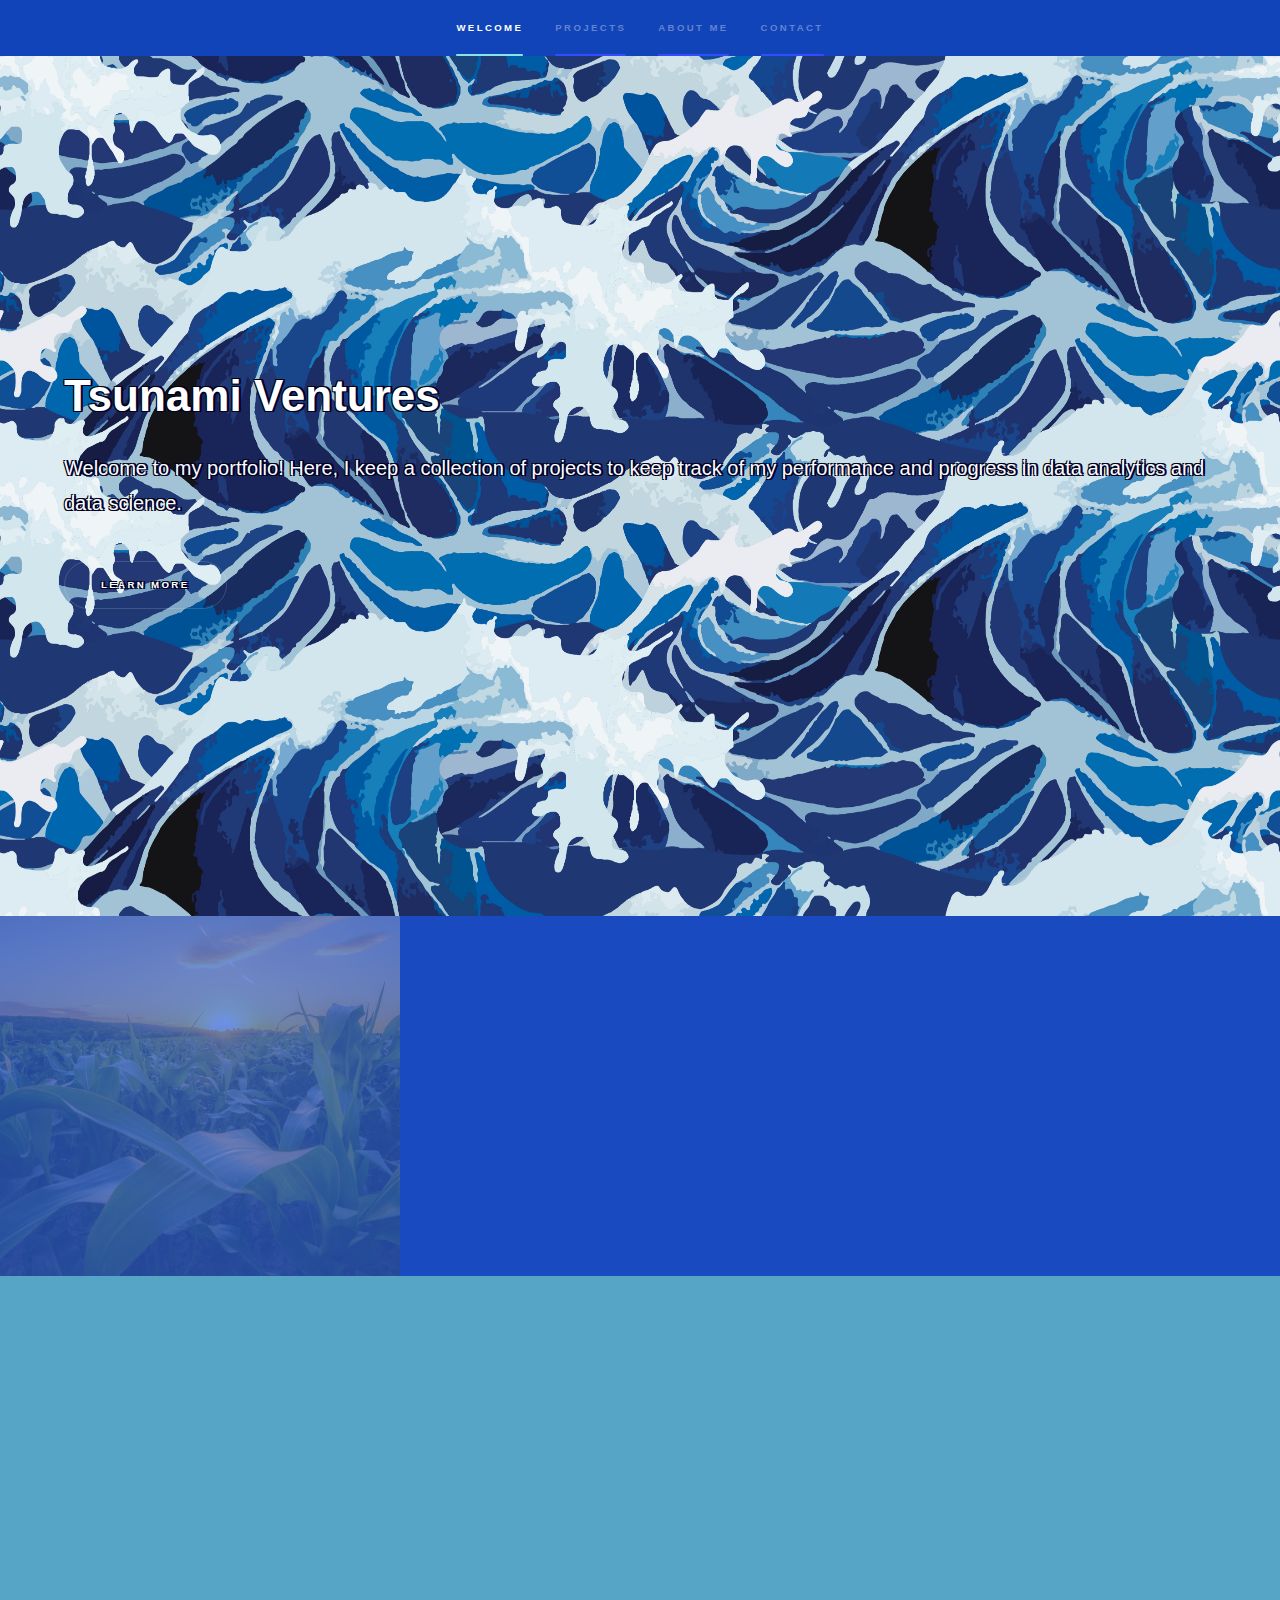
<file: index.html>
<!DOCTYPE HTML>
<!--
	Hyperspace by HTML5 UP
	html5up.net | @ajlkn
	Free for personal and commercial use under the CCA 3.0 license (html5up.net/license)
-->
<html>
	<head>
		<title>Tsunami Ventures</title>
		<meta charset="utf-8" />
		<meta name="viewport" content="width=device-width, initial-scale=1, user-scalable=no" />
		<link rel="stylesheet" href="assets/css/main.css" />
		<noscript><link rel="stylesheet" href="assets/css/noscript.css" /></noscript>
	</head>
	<body class="is-preload">

		<!-- Sidebar -->
			<section id="sidebar">
				<div class="inner">
					<nav>
						<ul>
							<li><a href="#intro">Welcome</a></li>
							<li><a href="#one">Projects</a></li>
							<li><a href="#two">About Me</a></li>
							<li><a href="#three">Contact</a></li>
						</ul>
					</nav>
				</div>
			</section>

		<!-- Wrapper -->
			<div id="wrapper">

				<!-- Intro -->
					<section id="intro" class="wrapper style1 fullscreen fade-up">
						<div class="inner">
							<h1>Tsunami Ventures</h1>
							<p>Welcome to my portfolio! 
								Here, I keep a collection of projects
								to keep track of my performance and progress
								in data analytics and data science.</p>
							<ul class="actions">
								<li><a href="#one" class="button scrolly">Learn more</a></li>
							</ul>
						</div>
					</section>

				<!-- One -->
					<section id="one" class="wrapper style2 spotlights">
						<section>
							<a href="#" class="image"><img src="images/crop-thumbnail.jpg" alt="Crops Thumbnail" data-position="center center" /></a>
							<div class="content">
								<div class="inner">
									<h2>Case Study: U.S. Crops and Farms</h2>
									<p>Analysis on crop farming trends from data spanning between 2007 and 2023 (In-progress)</p>
									<ul class="actions">
										<li><a href="case_study_crop_farms.html" class="button">Learn more</a></li>
									</ul>
								</div>
							</div>
						</section>
						<!-- 
						<section>
							<a href="#" class="image"><img src="images/pic02.jpg" alt="" data-position="top center" /></a>
							<div class="content">
								<div class="inner">
									<h2>Project 2</h2>
									<p>I'll fill this when I can.</p>
									<ul class="actions">
										<li><a href="generic.html" class="button">Learn more</a></li>
									</ul>
								</div>
							</div>
						</section>
						<section>
							<a href="#" class="image"><img src="images/pic03.jpg" alt="" data-position="25% 25%" /></a>
							<div class="content">
								<div class="inner">
									<h2>Project 3</h2>
									<p>I'll fill this when I can.</p>
									<ul class="actions">
										<li><a href="generic.html" class="button">Learn more</a></li>
									</ul>
								</div>
							</div>
						</section>
						-->
					</section>

				<!-- Two -->
					<section id="two" class="wrapper style3 fade-up">
						<div class="inner">
							<h2>Timofey Tszyu</h2>
							<p>Hello, I’m a data analyst based in the Greater Seattle Area. 
								With a solid background in computer science and a degree in mathematics, 
								I excel at rigorously processing and preparing data for analysis. 
								Additionally, I specialize in analyzing data to derive actionable insights and creating compelling visualizations to effectively communicate those findings.</p>
							<div class="features">
								<section>
									<span class="icon solid major fa-code"></span>
									<h3>Skills</h3>
									<p>
										<ul>
											<li>Cleaning and processing data</li>
											<li>Querying data through SQL</li>
											<li>Manipulating spreadsheet data and creating data tables</li>
											<li>Generating dashboards and reports</li>
										</ul>
									</p>
								</section>
								<section>
									<span class="icon solid major fa-lock"></span>
									<h3>Integrity</h3>
									<p>
										<ul>
											<li>Preserves privacy of internal and sensitive data</li>
											<li>Ensures data collection from reputable and accurate sources</li>
											<li>Identifies potential biases of data</li>
										</ul>
									</p>
								</section>
								<section>
									<span class="icon solid major fa-cog"></span>
									<h3>Analytical Ability</h3>
									<p>
										<ul>
											<li>Able to clean, process, and prepare raw data for analysis</li>
											<li>Able to analyze data in order to identify trends and support decision-making</li>
											<li>Able to generate clear, insightful dashboards and reports</li>
											<li>Able to create and implement algorithmic and data structural solutions</li>
											<li>Experience with back-end systems</li>
										</ul>
									</p>
								</section>
								<section>
									<span class="icon solid major fa-desktop"></span>
									<h3>Tools and languages</h3>
									<p>
										<ul>
											<li>BigQuery, mySQL</li>
											<li>Tableau</li>
											<li>R </li>
											<li>Microsoft Excel, Google Sheets</li>
											<li>Python</li>
											<li>Java</li>
										</ul>
									</p>
								</section>
							</div>
						</div>
					</section>

				<!-- Three -->
					<section id="three" class="wrapper style1 fade-up">
						<div class="inner">
							<h2>Contact</h2>
							<p>If you have any questions, please feel free to reach out to me.</p>
							<div class="split style1">
								<section>
									<ul class="contact">
										<li>
											<h3>Email</h3>
											<a href="#">timofeytszyu@gmail.com</a>
										</li>
										<li>
											<h3>Social</h3>
											<ul class="icons">
												<li><a href="#" class="icon brands fa-github"><span class="label">GitHub</span></a></li>
												<li><a href="https://www.instagram.com/timmytzuu" class="icon brands fa-instagram"><span class="label">Instagram</span></a></li>
												<li><a href="https://www.linkedin.com/in/timofeytszyu" class="icon brands fa-linkedin-in"><span class="label">LinkedIn</span></a></li>
											</ul>
										</li>
									</ul>
								</section>
							</div>
						</div>
					</section>

			</div>

		<!-- Footer -->
			<footer id="footer" class="wrapper style1-alt">
				<div class="inner">
					<ul class="menu">
						<li>&copy; Untitled. All rights reserved.</li><li>Design: <a href="http://html5up.net">HTML5 UP</a></li>
					</ul>
				</div>
			</footer>

		<!-- Scripts -->
			<script src="assets/js/jquery.min.js"></script>
			<script src="assets/js/jquery.scrollex.min.js"></script>
			<script src="assets/js/jquery.scrolly.min.js"></script>
			<script src="assets/js/browser.min.js"></script>
			<script src="assets/js/breakpoints.min.js"></script>
			<script src="assets/js/util.js"></script>
			<script src="assets/js/main.js"></script>

	</body>
</html>
</file>
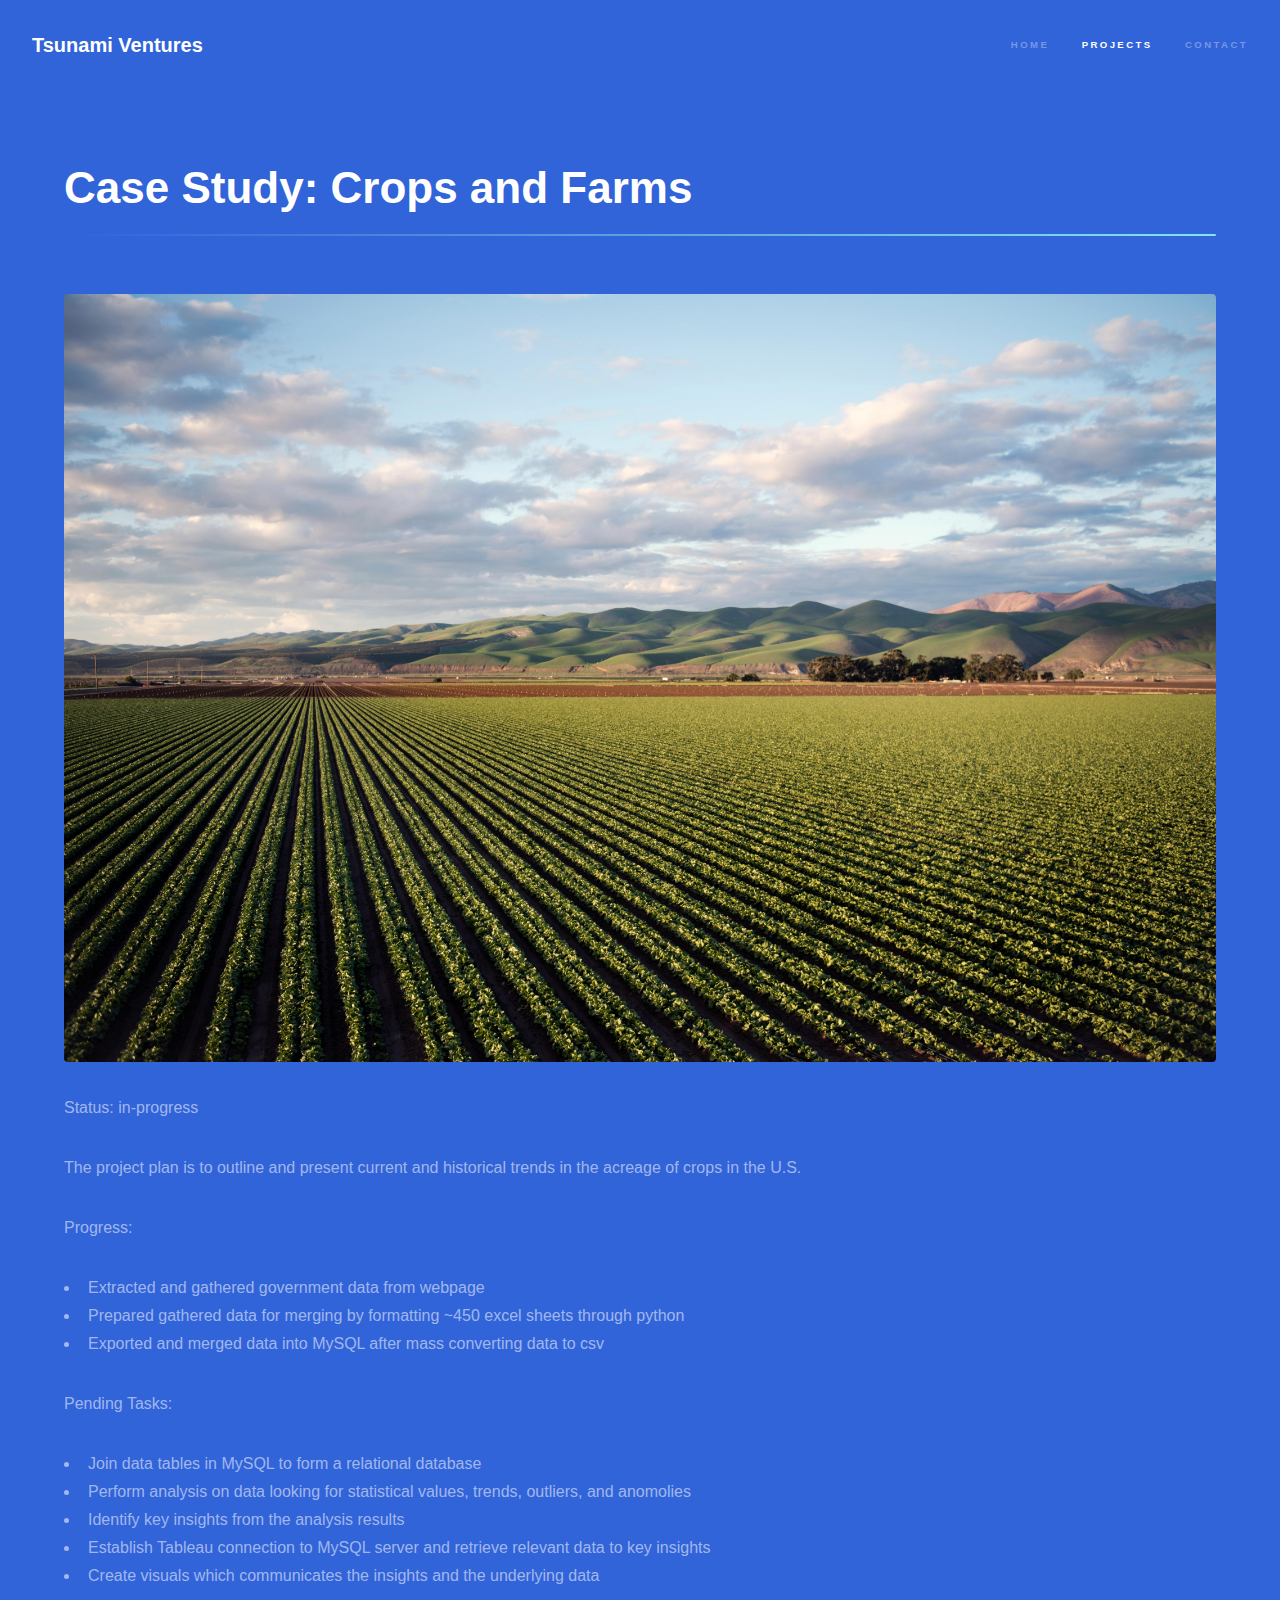
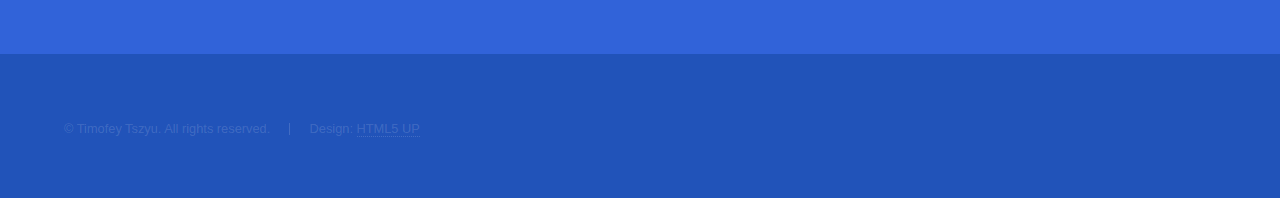
<file: case_study_crop_farms.html>
<!DOCTYPE HTML>
<html>
	<head>
		<title>Case Study: Crops and Farms</title>
		<meta charset="utf-8" />
		<meta name="viewport" content="width=device-width, initial-scale=1, user-scalable=no" />
		<link rel="stylesheet" href="assets/css/main.css" />
		<noscript><link rel="stylesheet" href="assets/css/noscript.css" /></noscript>
	</head>
	<body class="is-preload">

		<!-- Header -->
			<header id="header">
				<a href="index.html" class="title">Tsunami Ventures</a>
				<nav>
					<ul>
						<li><a href="index.html">Home</a></li>
						<li><a href="index.html#one" class="active">Projects</a></li>
						<li><a href="index.html#three">Contact</a></li>
					</ul>
				</nav>
			</header>

		<!-- Wrapper -->
			<div id="wrapper">

				<!-- Main -->
					<section id="main" class="wrapper">
						<div class="inner">
							<h1 class="major">Case Study: Crops and Farms</h1>
							<span class="image fit"><img src="images/crops.jpg" alt="Crops" /></span>
							<p>Status: in-progress</p>
							<p>The project plan is to outline and present current and historical trends in the acreage of crops in the U.S.</p>
							<p>Progress:
								<ul>
									<li>Extracted and gathered government data from webpage</li>
									<li>Prepared gathered data for merging by formatting ~450 excel sheets through python</li>
									<li>Exported and merged data into MySQL after mass converting data to csv</li>
								</ul>
							</p>
							<p>Pending Tasks:
								<ul>
									<li>Join data tables in MySQL to form a relational database</li>
									<li>Perform analysis on data looking for statistical values, trends, outliers, and anomolies</li>
									<li>Identify key insights from the analysis results</li>
									<li>Establish Tableau connection to MySQL server and retrieve relevant data to key insights</li>
									<li>Create visuals which communicates the insights and the underlying data</li>
								</ul>
							</p>
						</div>
					</section>

			</div>

		<!-- Footer -->
			<footer id="footer" class="wrapper alt">
				<div class="inner">
					<ul class="menu">
						<li>&copy; Timofey Tszyu. All rights reserved.</li><li>Design: <a href="http://html5up.net">HTML5 UP</a></li>
					</ul>
				</div>
			</footer>

		<!-- Scripts -->
			<script src="assets/js/jquery.min.js"></script>
			<script src="assets/js/jquery.scrollex.min.js"></script>
			<script src="assets/js/jquery.scrolly.min.js"></script>
			<script src="assets/js/browser.min.js"></script>
			<script src="assets/js/breakpoints.min.js"></script>
			<script src="assets/js/util.js"></script>
			<script src="assets/js/main.js"></script>

	</body>
</html>
</file>
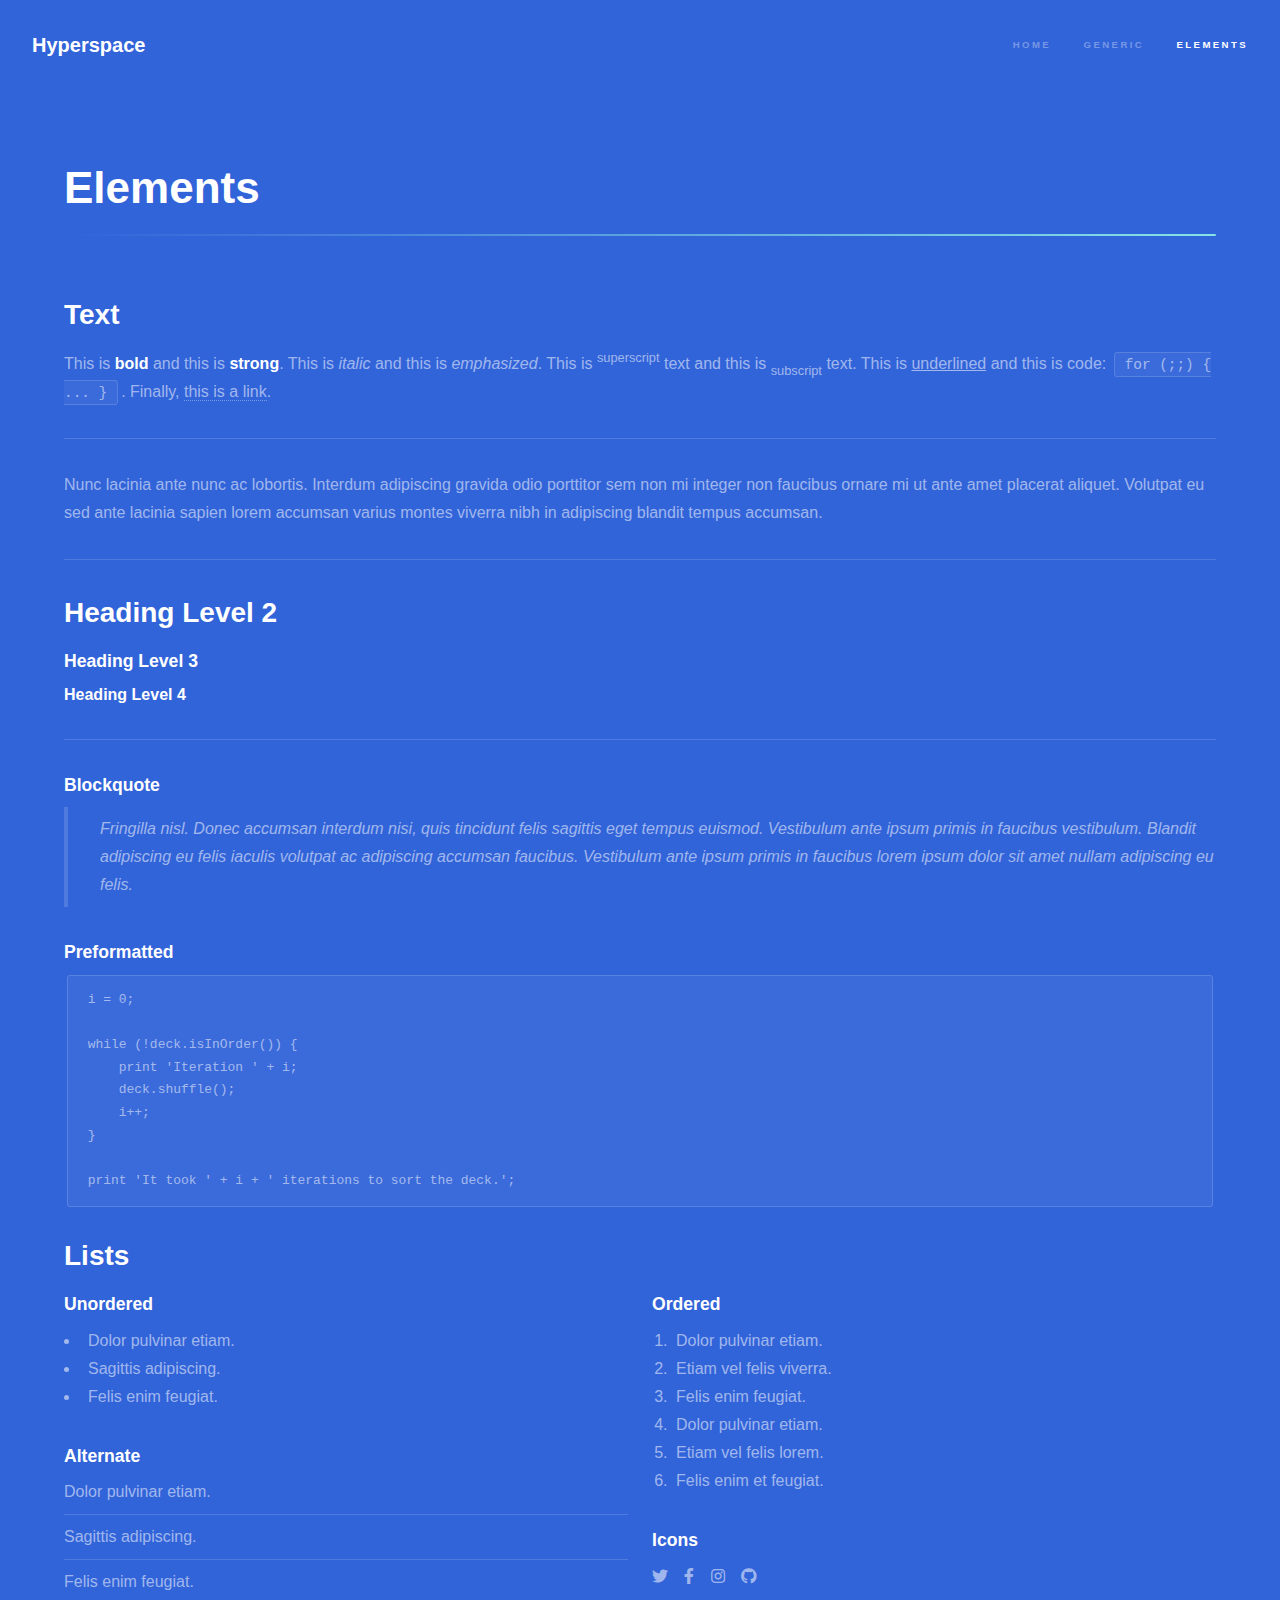
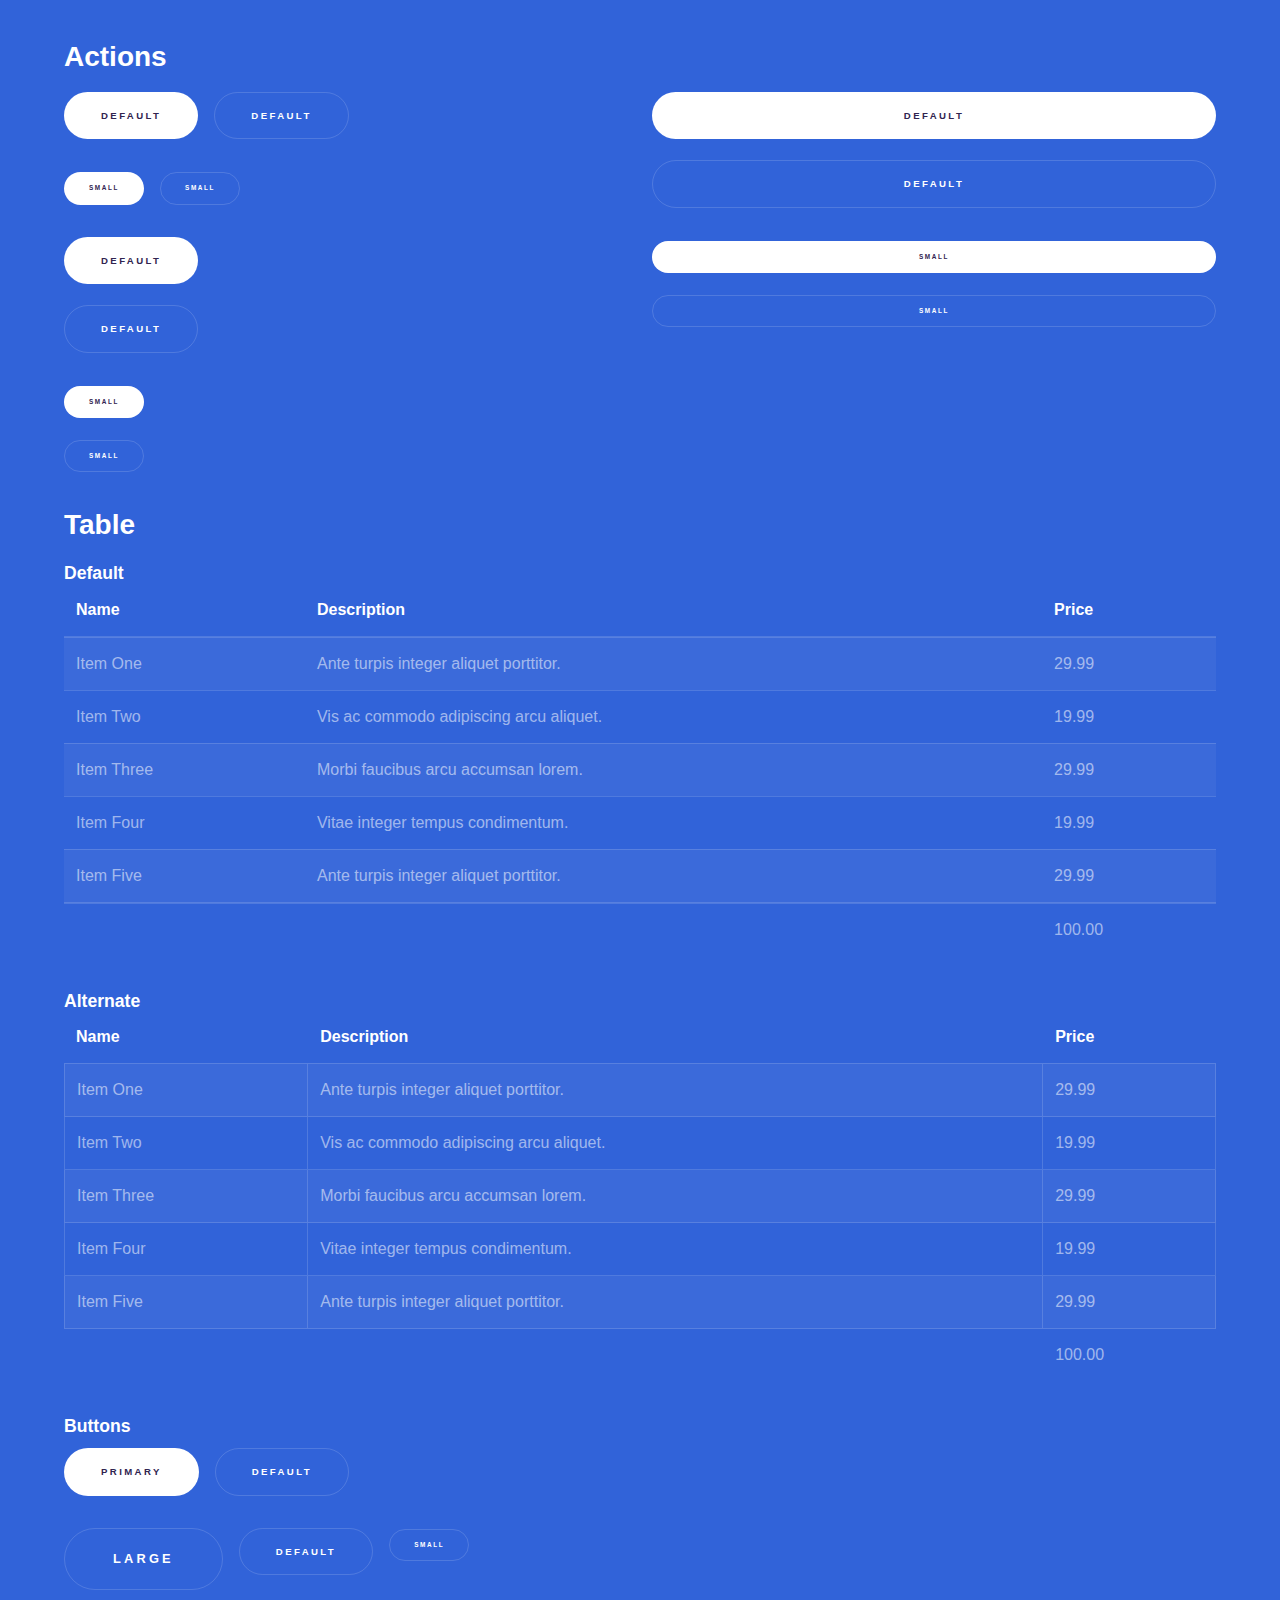
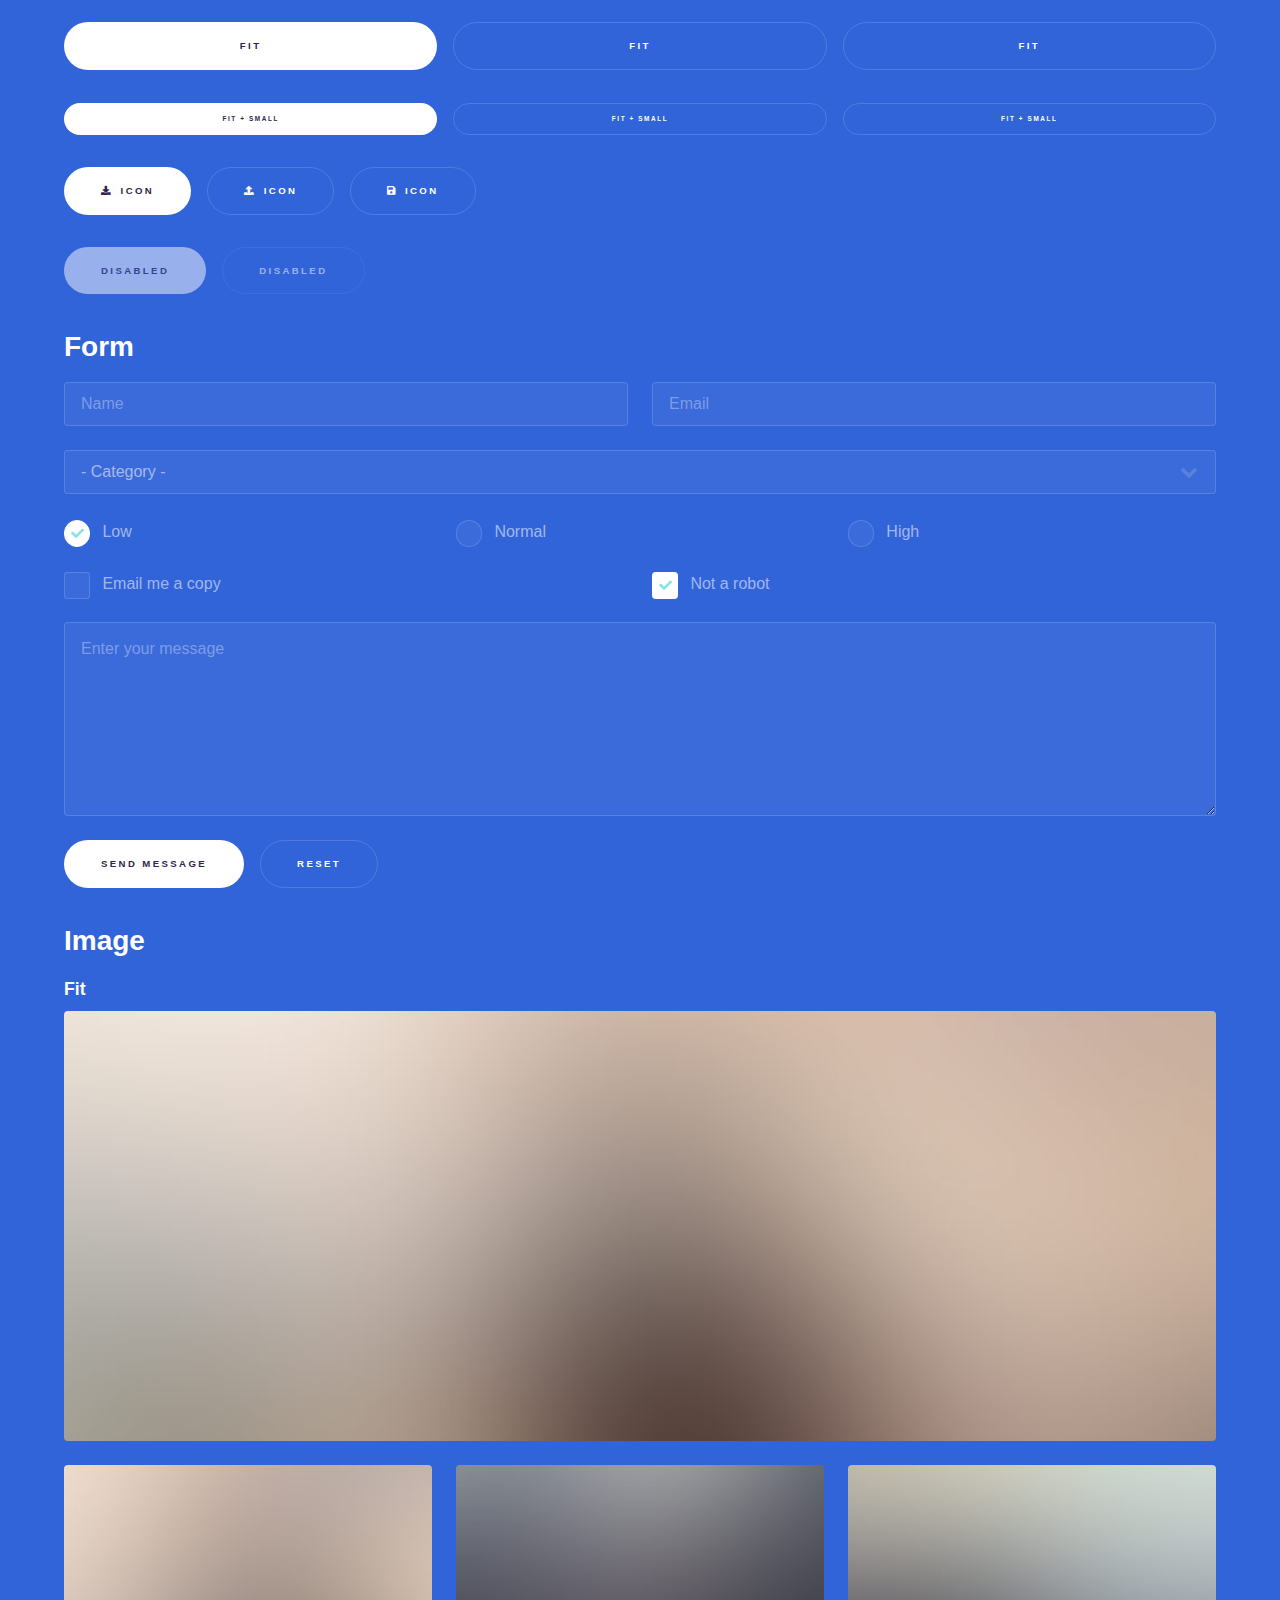
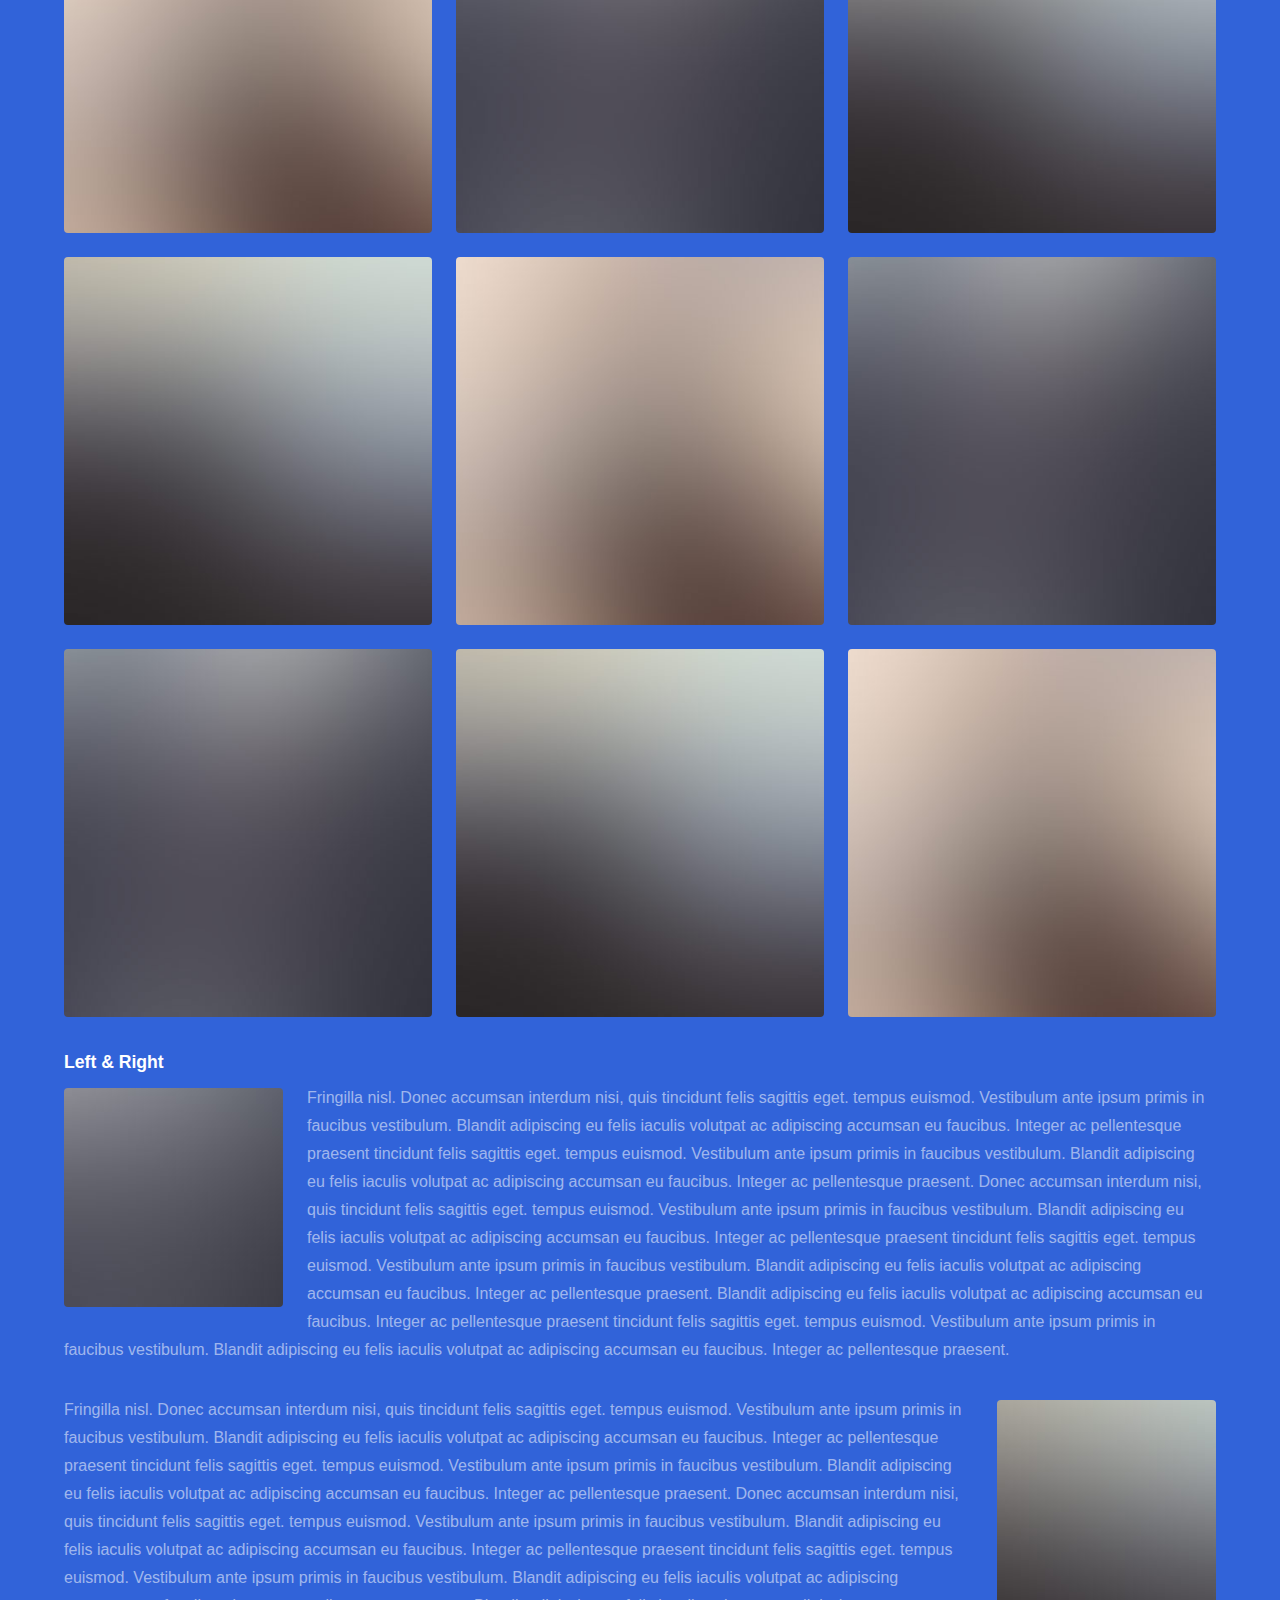
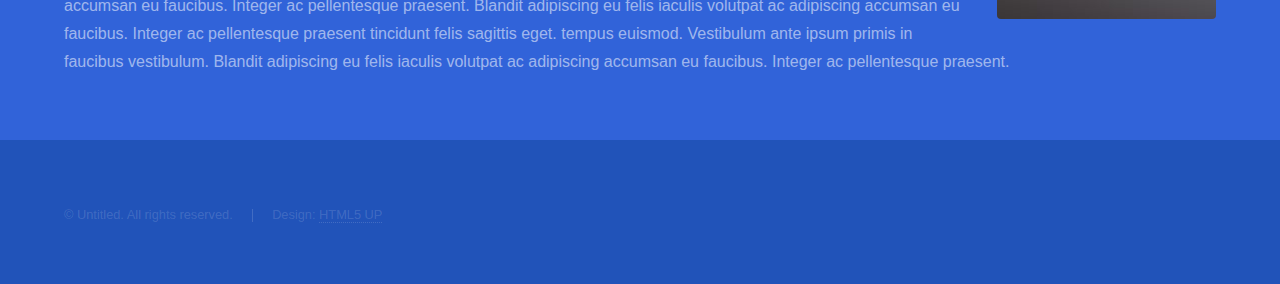
<file: elements.html>
<!DOCTYPE HTML>
<!--
	Hyperspace by HTML5 UP
	html5up.net | @ajlkn
	Free for personal and commercial use under the CCA 3.0 license (html5up.net/license)
-->
<html>
	<head>
		<title>Elements - Hyperspace by HTML5 UP</title>
		<meta charset="utf-8" />
		<meta name="viewport" content="width=device-width, initial-scale=1, user-scalable=no" />
		<link rel="stylesheet" href="assets/css/main.css" />
		<noscript><link rel="stylesheet" href="assets/css/noscript.css" /></noscript>
	</head>
	<body class="is-preload">

		<!-- Header -->
			<header id="header">
				<a href="index.html" class="title">Hyperspace</a>
				<nav>
					<ul>
						<li><a href="index.html">Home</a></li>
						<li><a href="generic.html">Generic</a></li>
						<li><a href="elements.html"  class="active">Elements</a></li>
					</ul>
				</nav>
			</header>

		<!-- Wrapper -->
			<div id="wrapper">

				<!-- Main -->
					<section id="main" class="wrapper">
						<div class="inner">
							<h1 class="major">Elements</h1>

							<!-- Text -->
								<section>
									<h2>Text</h2>
									<p>This is <b>bold</b> and this is <strong>strong</strong>. This is <i>italic</i> and this is <em>emphasized</em>.
									This is <sup>superscript</sup> text and this is <sub>subscript</sub> text.
									This is <u>underlined</u> and this is code: <code>for (;;) { ... }</code>. Finally, <a href="#">this is a link</a>.</p>
									<hr />
									<p>Nunc lacinia ante nunc ac lobortis. Interdum adipiscing gravida odio porttitor sem non mi integer non faucibus ornare mi ut ante amet placerat aliquet. Volutpat eu sed ante lacinia sapien lorem accumsan varius montes viverra nibh in adipiscing blandit tempus accumsan.</p>
									<hr />
									<h2>Heading Level 2</h2>
									<h3>Heading Level 3</h3>
									<h4>Heading Level 4</h4>
									<hr />
									<h3>Blockquote</h3>
									<blockquote>Fringilla nisl. Donec accumsan interdum nisi, quis tincidunt felis sagittis eget tempus euismod. Vestibulum ante ipsum primis in faucibus vestibulum. Blandit adipiscing eu felis iaculis volutpat ac adipiscing accumsan faucibus. Vestibulum ante ipsum primis in faucibus lorem ipsum dolor sit amet nullam adipiscing eu felis.</blockquote>
									<h3>Preformatted</h3>
									<pre><code>i = 0;

while (!deck.isInOrder()) {
    print 'Iteration ' + i;
    deck.shuffle();
    i++;
}

print 'It took ' + i + ' iterations to sort the deck.';</code></pre>
								</section>

							<!-- Lists -->
								<section>
									<h2>Lists</h2>
									<div class="row">
										<div class="col-6 col-12-medium">
											<h3>Unordered</h3>
											<ul>
												<li>Dolor pulvinar etiam.</li>
												<li>Sagittis adipiscing.</li>
												<li>Felis enim feugiat.</li>
											</ul>
											<h3>Alternate</h3>
											<ul class="alt">
												<li>Dolor pulvinar etiam.</li>
												<li>Sagittis adipiscing.</li>
												<li>Felis enim feugiat.</li>
											</ul>
										</div>
										<div class="col-6 col-12-medium">
											<h3>Ordered</h3>
											<ol>
												<li>Dolor pulvinar etiam.</li>
												<li>Etiam vel felis viverra.</li>
												<li>Felis enim feugiat.</li>
												<li>Dolor pulvinar etiam.</li>
												<li>Etiam vel felis lorem.</li>
												<li>Felis enim et feugiat.</li>
											</ol>
											<h3>Icons</h3>
											<ul class="icons">
												<li><a href="#" class="icon brands fa-twitter"><span class="label">Twitter</span></a></li>
												<li><a href="#" class="icon brands fa-facebook-f"><span class="label">Facebook</span></a></li>
												<li><a href="#" class="icon brands fa-instagram"><span class="label">Instagram</span></a></li>
												<li><a href="#" class="icon brands fa-github"><span class="label">Github</span></a></li>
											</ul>
										</div>
									</div>
									<h2>Actions</h2>
									<div class="row">
										<div class="col-6 col-12-medium">
											<ul class="actions">
												<li><a href="#" class="button primary">Default</a></li>
												<li><a href="#" class="button">Default</a></li>
											</ul>
											<ul class="actions small">
												<li><a href="#" class="button primary small">Small</a></li>
												<li><a href="#" class="button small">Small</a></li>
											</ul>
											<ul class="actions stacked">
												<li><a href="#" class="button primary">Default</a></li>
												<li><a href="#" class="button">Default</a></li>
											</ul>
											<ul class="actions stacked">
												<li><a href="#" class="button primary small">Small</a></li>
												<li><a href="#" class="button small">Small</a></li>
											</ul>
										</div>
										<div class="col-6 col-12-medium">
											<ul class="actions stacked">
												<li><a href="#" class="button primary fit">Default</a></li>
												<li><a href="#" class="button fit">Default</a></li>
											</ul>
											<ul class="actions stacked">
												<li><a href="#" class="button primary small fit">Small</a></li>
												<li><a href="#" class="button small fit">Small</a></li>
											</ul>
										</div>
									</div>
								</section>

							<!-- Table -->
								<section>
									<h2>Table</h2>
									<h3>Default</h3>
									<div class="table-wrapper">
										<table>
											<thead>
												<tr>
													<th>Name</th>
													<th>Description</th>
													<th>Price</th>
												</tr>
											</thead>
											<tbody>
												<tr>
													<td>Item One</td>
													<td>Ante turpis integer aliquet porttitor.</td>
													<td>29.99</td>
												</tr>
												<tr>
													<td>Item Two</td>
													<td>Vis ac commodo adipiscing arcu aliquet.</td>
													<td>19.99</td>
												</tr>
												<tr>
													<td>Item Three</td>
													<td> Morbi faucibus arcu accumsan lorem.</td>
													<td>29.99</td>
												</tr>
												<tr>
													<td>Item Four</td>
													<td>Vitae integer tempus condimentum.</td>
													<td>19.99</td>
												</tr>
												<tr>
													<td>Item Five</td>
													<td>Ante turpis integer aliquet porttitor.</td>
													<td>29.99</td>
												</tr>
											</tbody>
											<tfoot>
												<tr>
													<td colspan="2"></td>
													<td>100.00</td>
												</tr>
											</tfoot>
										</table>
									</div>

									<h3>Alternate</h3>
									<div class="table-wrapper">
										<table class="alt">
											<thead>
												<tr>
													<th>Name</th>
													<th>Description</th>
													<th>Price</th>
												</tr>
											</thead>
											<tbody>
												<tr>
													<td>Item One</td>
													<td>Ante turpis integer aliquet porttitor.</td>
													<td>29.99</td>
												</tr>
												<tr>
													<td>Item Two</td>
													<td>Vis ac commodo adipiscing arcu aliquet.</td>
													<td>19.99</td>
												</tr>
												<tr>
													<td>Item Three</td>
													<td> Morbi faucibus arcu accumsan lorem.</td>
													<td>29.99</td>
												</tr>
												<tr>
													<td>Item Four</td>
													<td>Vitae integer tempus condimentum.</td>
													<td>19.99</td>
												</tr>
												<tr>
													<td>Item Five</td>
													<td>Ante turpis integer aliquet porttitor.</td>
													<td>29.99</td>
												</tr>
											</tbody>
											<tfoot>
												<tr>
													<td colspan="2"></td>
													<td>100.00</td>
												</tr>
											</tfoot>
										</table>
									</div>
								</section>

							<!-- Buttons -->
								<section>
									<h3>Buttons</h3>
									<ul class="actions">
										<li><a href="#" class="button primary">Primary</a></li>
										<li><a href="#" class="button">Default</a></li>
									</ul>
									<ul class="actions">
										<li><a href="#" class="button large">Large</a></li>
										<li><a href="#" class="button">Default</a></li>
										<li><a href="#" class="button small">Small</a></li>
									</ul>
									<ul class="actions fit">
										<li><a href="#" class="button primary fit">Fit</a></li>
										<li><a href="#" class="button fit">Fit</a></li>
										<li><a href="#" class="button fit">Fit</a></li>
									</ul>
									<ul class="actions fit small">
										<li><a href="#" class="button primary fit small">Fit + Small</a></li>
										<li><a href="#" class="button fit small">Fit + Small</a></li>
										<li><a href="#" class="button fit small">Fit + Small</a></li>
									</ul>
									<ul class="actions">
										<li><a href="#" class="button primary icon solid fa-download">Icon</a></li>
										<li><a href="#" class="button icon solid fa-upload">Icon</a></li>
										<li><a href="#" class="button icon solid fa-save">Icon</a></li>
									</ul>
									<ul class="actions">
										<li><span class="button primary disabled">Disabled</span></li>
										<li><span class="button disabled">Disabled</span></li>
									</ul>
								</section>

							<!-- Form -->
								<section>
									<h2>Form</h2>
									<form method="post" action="#">
										<div class="row gtr-uniform">
											<div class="col-6 col-12-xsmall">
												<input type="text" name="demo-name" id="demo-name" value="" placeholder="Name" />
											</div>
											<div class="col-6 col-12-xsmall">
												<input type="email" name="demo-email" id="demo-email" value="" placeholder="Email" />
											</div>
											<div class="col-12">
												<select name="demo-category" id="demo-category">
													<option value="">- Category -</option>
													<option value="1">Manufacturing</option>
													<option value="1">Shipping</option>
													<option value="1">Administration</option>
													<option value="1">Human Resources</option>
												</select>
											</div>
											<div class="col-4 col-12-small">
												<input type="radio" id="demo-priority-low" name="demo-priority" checked>
												<label for="demo-priority-low">Low</label>
											</div>
											<div class="col-4 col-12-small">
												<input type="radio" id="demo-priority-normal" name="demo-priority">
												<label for="demo-priority-normal">Normal</label>
											</div>
											<div class="col-4 col-12-small">
												<input type="radio" id="demo-priority-high" name="demo-priority">
												<label for="demo-priority-high">High</label>
											</div>
											<div class="col-6 col-12-small">
												<input type="checkbox" id="demo-copy" name="demo-copy">
												<label for="demo-copy">Email me a copy</label>
											</div>
											<div class="col-6 col-12-small">
												<input type="checkbox" id="demo-human" name="demo-human" checked>
												<label for="demo-human">Not a robot</label>
											</div>
											<div class="col-12">
												<textarea name="demo-message" id="demo-message" placeholder="Enter your message" rows="6"></textarea>
											</div>
											<div class="col-12">
												<ul class="actions">
													<li><input type="submit" value="Send Message" class="primary" /></li>
													<li><input type="reset" value="Reset" /></li>
												</ul>
											</div>
										</div>
									</form>
								</section>

							<!-- Image -->
								<section>
									<h2>Image</h2>
									<h3>Fit</h3>
									<div class="box alt">
										<div class="row gtr-uniform">
											<div class="col-12"><span class="image fit"><img src="images/pic04.jpg" alt="" /></span></div>
											<div class="col-4"><span class="image fit"><img src="images/pic01.jpg" alt="" /></span></div>
											<div class="col-4"><span class="image fit"><img src="images/pic02.jpg" alt="" /></span></div>
											<div class="col-4"><span class="image fit"><img src="images/pic03.jpg" alt="" /></span></div>
											<div class="col-4"><span class="image fit"><img src="images/pic03.jpg" alt="" /></span></div>
											<div class="col-4"><span class="image fit"><img src="images/pic01.jpg" alt="" /></span></div>
											<div class="col-4"><span class="image fit"><img src="images/pic02.jpg" alt="" /></span></div>
											<div class="col-4"><span class="image fit"><img src="images/pic02.jpg" alt="" /></span></div>
											<div class="col-4"><span class="image fit"><img src="images/pic03.jpg" alt="" /></span></div>
											<div class="col-4"><span class="image fit"><img src="images/pic01.jpg" alt="" /></span></div>
										</div>
									</div>
									<h3>Left &amp; Right</h3>
									<p><span class="image left"><img src="images/pic05.jpg" alt="" /></span>Fringilla nisl. Donec accumsan interdum nisi, quis tincidunt felis sagittis eget. tempus euismod. Vestibulum ante ipsum primis in faucibus vestibulum. Blandit adipiscing eu felis iaculis volutpat ac adipiscing accumsan eu faucibus. Integer ac pellentesque praesent tincidunt felis sagittis eget. tempus euismod. Vestibulum ante ipsum primis in faucibus vestibulum. Blandit adipiscing eu felis iaculis volutpat ac adipiscing accumsan eu faucibus. Integer ac pellentesque praesent. Donec accumsan interdum nisi, quis tincidunt felis sagittis eget. tempus euismod. Vestibulum ante ipsum primis in faucibus vestibulum. Blandit adipiscing eu felis iaculis volutpat ac adipiscing accumsan eu faucibus. Integer ac pellentesque praesent tincidunt felis sagittis eget. tempus euismod. Vestibulum ante ipsum primis in faucibus vestibulum. Blandit adipiscing eu felis iaculis volutpat ac adipiscing accumsan eu faucibus. Integer ac pellentesque praesent. Blandit adipiscing eu felis iaculis volutpat ac adipiscing accumsan eu faucibus. Integer ac pellentesque praesent tincidunt felis sagittis eget. tempus euismod. Vestibulum ante ipsum primis in faucibus vestibulum. Blandit adipiscing eu felis iaculis volutpat ac adipiscing accumsan eu faucibus. Integer ac pellentesque praesent.</p>
									<p><span class="image right"><img src="images/pic06.jpg" alt="" /></span>Fringilla nisl. Donec accumsan interdum nisi, quis tincidunt felis sagittis eget. tempus euismod. Vestibulum ante ipsum primis in faucibus vestibulum. Blandit adipiscing eu felis iaculis volutpat ac adipiscing accumsan eu faucibus. Integer ac pellentesque praesent tincidunt felis sagittis eget. tempus euismod. Vestibulum ante ipsum primis in faucibus vestibulum. Blandit adipiscing eu felis iaculis volutpat ac adipiscing accumsan eu faucibus. Integer ac pellentesque praesent. Donec accumsan interdum nisi, quis tincidunt felis sagittis eget. tempus euismod. Vestibulum ante ipsum primis in faucibus vestibulum. Blandit adipiscing eu felis iaculis volutpat ac adipiscing accumsan eu faucibus. Integer ac pellentesque praesent tincidunt felis sagittis eget. tempus euismod. Vestibulum ante ipsum primis in faucibus vestibulum. Blandit adipiscing eu felis iaculis volutpat ac adipiscing accumsan eu faucibus. Integer ac pellentesque praesent. Blandit adipiscing eu felis iaculis volutpat ac adipiscing accumsan eu faucibus. Integer ac pellentesque praesent tincidunt felis sagittis eget. tempus euismod. Vestibulum ante ipsum primis in faucibus vestibulum. Blandit adipiscing eu felis iaculis volutpat ac adipiscing accumsan eu faucibus. Integer ac pellentesque praesent.</p>
								</section>

						</div>
					</section>

			</div>

		<!-- Footer -->
			<footer id="footer" class="wrapper alt">
				<div class="inner">
					<ul class="menu">
						<li>&copy; Untitled. All rights reserved.</li><li>Design: <a href="http://html5up.net">HTML5 UP</a></li>
					</ul>
				</div>
			</footer>

		<!-- Scripts -->
			<script src="assets/js/jquery.min.js"></script>
			<script src="assets/js/jquery.scrollex.min.js"></script>
			<script src="assets/js/jquery.scrolly.min.js"></script>
			<script src="assets/js/browser.min.js"></script>
			<script src="assets/js/breakpoints.min.js"></script>
			<script src="assets/js/util.js"></script>
			<script src="assets/js/main.js"></script>

	</body>
</html>
</file>
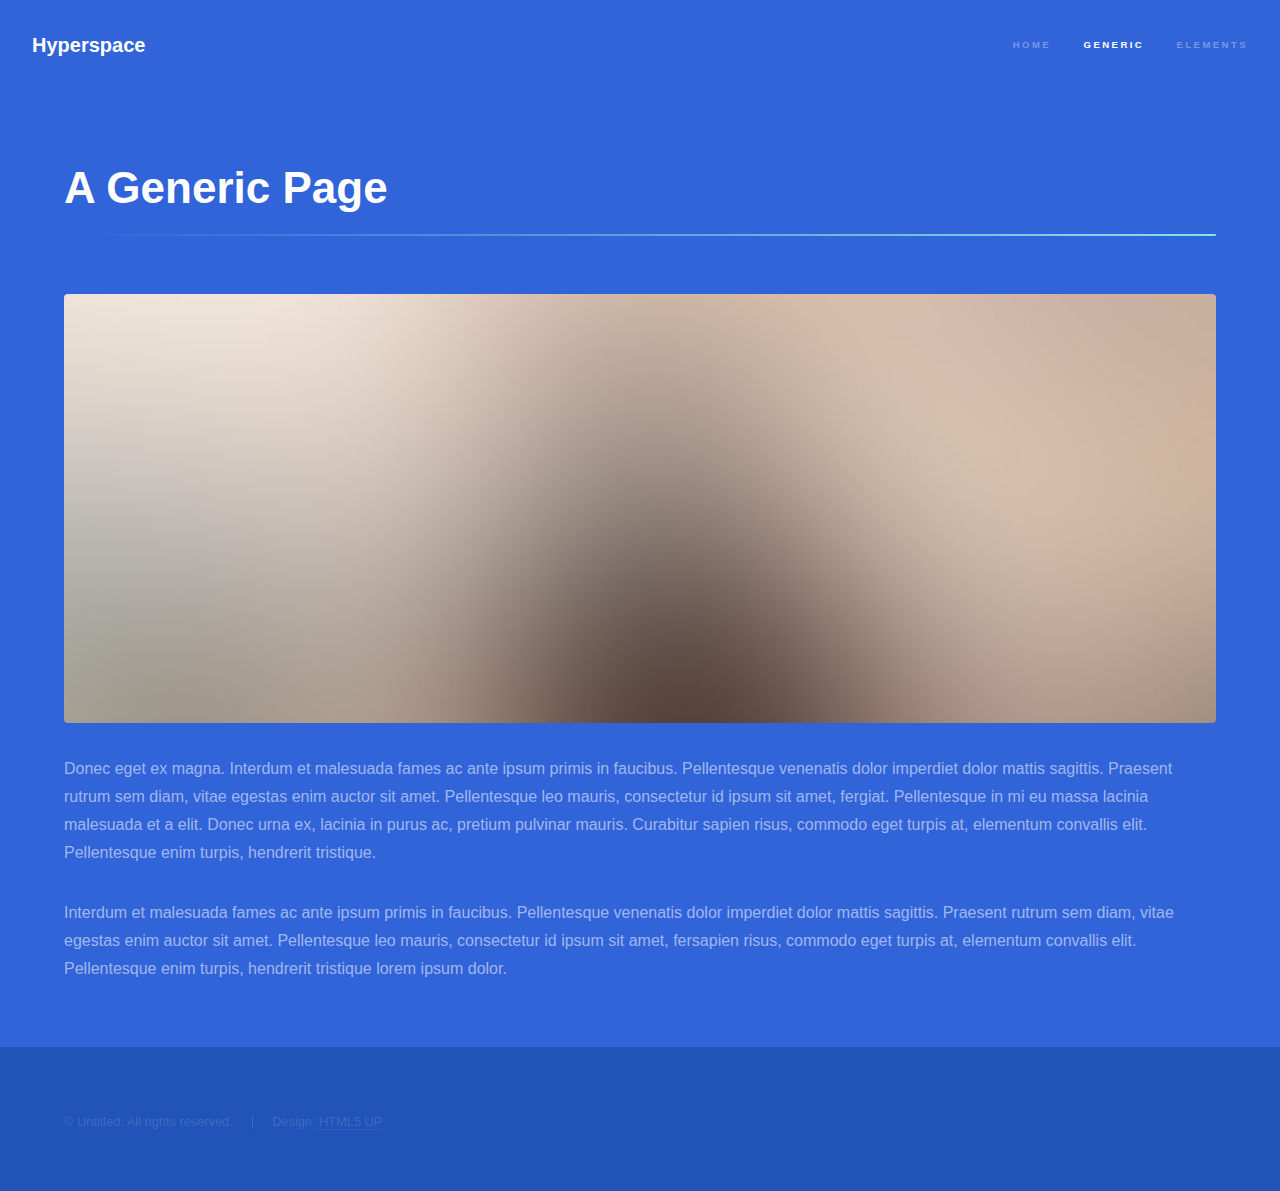
<file: generic.html>
<!DOCTYPE HTML>
<!--
	Hyperspace by HTML5 UP
	html5up.net | @ajlkn
	Free for personal and commercial use under the CCA 3.0 license (html5up.net/license)
-->
<html>
	<head>
		<title>Generic - Hyperspace by HTML5 UP</title>
		<meta charset="utf-8" />
		<meta name="viewport" content="width=device-width, initial-scale=1, user-scalable=no" />
		<link rel="stylesheet" href="assets/css/main.css" />
		<noscript><link rel="stylesheet" href="assets/css/noscript.css" /></noscript>
	</head>
	<body class="is-preload">

		<!-- Header -->
			<header id="header">
				<a href="index.html" class="title">Hyperspace</a>
				<nav>
					<ul>
						<li><a href="index.html">Home</a></li>
						<li><a href="generic.html" class="active">Generic</a></li>
						<li><a href="elements.html">Elements</a></li>
					</ul>
				</nav>
			</header>

		<!-- Wrapper -->
			<div id="wrapper">

				<!-- Main -->
					<section id="main" class="wrapper">
						<div class="inner">
							<h1 class="major">A Generic Page</h1>
							<span class="image fit"><img src="images/pic04.jpg" alt="" /></span>
							<p>Donec eget ex magna. Interdum et malesuada fames ac ante ipsum primis in faucibus. Pellentesque venenatis dolor imperdiet dolor mattis sagittis. Praesent rutrum sem diam, vitae egestas enim auctor sit amet. Pellentesque leo mauris, consectetur id ipsum sit amet, fergiat. Pellentesque in mi eu massa lacinia malesuada et a elit. Donec urna ex, lacinia in purus ac, pretium pulvinar mauris. Curabitur sapien risus, commodo eget turpis at, elementum convallis elit. Pellentesque enim turpis, hendrerit tristique.</p>
							<p>Interdum et malesuada fames ac ante ipsum primis in faucibus. Pellentesque venenatis dolor imperdiet dolor mattis sagittis. Praesent rutrum sem diam, vitae egestas enim auctor sit amet. Pellentesque leo mauris, consectetur id ipsum sit amet, fersapien risus, commodo eget turpis at, elementum convallis elit. Pellentesque enim turpis, hendrerit tristique lorem ipsum dolor.</p>
						</div>
					</section>

			</div>

		<!-- Footer -->
			<footer id="footer" class="wrapper alt">
				<div class="inner">
					<ul class="menu">
						<li>&copy; Untitled. All rights reserved.</li><li>Design: <a href="http://html5up.net">HTML5 UP</a></li>
					</ul>
				</div>
			</footer>

		<!-- Scripts -->
			<script src="assets/js/jquery.min.js"></script>
			<script src="assets/js/jquery.scrollex.min.js"></script>
			<script src="assets/js/jquery.scrolly.min.js"></script>
			<script src="assets/js/browser.min.js"></script>
			<script src="assets/js/breakpoints.min.js"></script>
			<script src="assets/js/util.js"></script>
			<script src="assets/js/main.js"></script>

	</body>
</html>
</file>
<file: assets/css/noscript.css>
/*
	Hyperspace by HTML5 UP
	html5up.net | @ajlkn
	Free for personal and commercial use under the CCA 3.0 license (html5up.net/license)
*/

/* Spotlights */

	.spotlights > section > .image:before {
		opacity: 0 !important;
	}

	.spotlights > section > .content > .inner {
		-moz-transform: none !important;
		-webkit-transform: none !important;
		-ms-transform: none !important;
		transform: none !important;
		opacity: 1 !important;
	}

/* Wrapper */

	.wrapper > .inner {
		opacity: 1 !important;
		-moz-transform: none !important;
		-webkit-transform: none !important;
		-ms-transform: none !important;
		transform: none !important;
	}

/* Sidebar */

	#sidebar > .inner {
		opacity: 1 !important;
	}

	#sidebar nav > ul > li {
		-moz-transform: none !important;
		-webkit-transform: none !important;
		-ms-transform: none !important;
		transform: none !important;
		opacity: 1 !important;
	}
</file>
<file: assets/css/main.css>
@import url(fontawesome-all.min.css);

/*
	Hyperspace by HTML5 UP
	html5up.net | @ajlkn
	Free for personal and commercial use under the CCA 3.0 license (html5up.net/license)
*/

html, body, div, span, applet, object,
iframe, h1, h2, h3, h4, h5, h6, p, blockquote,
pre, a, abbr, acronym, address, big, cite,
code, del, dfn, em, img, ins, kbd, q, s, samp,
small, strike, strong, sub, sup, tt, var, b,
u, i, center, dl, dt, dd, ol, ul, li, fieldset,
form, label, legend, table, caption, tbody,
tfoot, thead, tr, th, td, article, aside,
canvas, details, embed, figure, figcaption,
footer, header, hgroup, menu, nav, output, ruby,
section, summary, time, mark, audio, video {
	margin: 0;
	padding: 0;
	border: 0;
	font-size: 100%;
	font: inherit;
	vertical-align: baseline;}

article, aside, details, figcaption, figure,
footer, header, hgroup, menu, nav, section {
	display: block;}

body {
	line-height: 1;
}

ol, ul {
	list-style: none;
}

blockquote, q {
	quotes: none;
}

	blockquote:before, blockquote:after, q:before, q:after {
		content: '';
		content: none;
	}

table {
	border-collapse: collapse;
	border-spacing: 0;
}

body {
	-webkit-text-size-adjust: none;
}

mark {
	background-color: transparent;
	color: inherit;
}

input::-moz-focus-inner {
	border: 0;
	padding: 0;
}

input, select, textarea {
	-moz-appearance: none;
	-webkit-appearance: none;
	-ms-appearance: none;
	appearance: none;
}

/* Basic */

	@-ms-viewport {
		width: device-width;
	}

	body {
		-ms-overflow-style: scrollbar;
	}

	@media screen and (max-width: 480px) {

		html, body {
			min-width: 320px;
		}

	}

	html {
		box-sizing: border-box;
	}

	*, *:before, *:after {
		box-sizing: inherit;
	}

	body {
		background: #3163D9;
	}

		body.is-preload *, body.is-preload *:before, body.is-preload *:after {
			-moz-animation: none !important;
			-webkit-animation: none !important;
			-ms-animation: none !important;
			animation: none !important;
			-moz-transition: none !important;
			-webkit-transition: none !important;
			-ms-transition: none !important;
			transition: none !important;
		}

/* Type */

	body, input, select, textarea {
		color: rgba(255, 255, 255, 0.55);
		font-family: Arial, Helvetica, sans-serif;
		font-size: 16.5pt;
		font-weight: normal;
		line-height: 1.75;
	}

		@media screen and (max-width: 1680px) {

			body, input, select, textarea {
				font-size: 13pt;
			}

		}

		@media screen and (max-width: 1280px) {

			body, input, select, textarea {
				font-size: 12pt;
			}

		}

		@media screen and (max-width: 360px) {

			body, input, select, textarea {
				font-size: 11pt;
			}

		}

	a {
		-moz-transition: color 0.2s ease, border-bottom-color 0.2s ease;
		-webkit-transition: color 0.2s ease, border-bottom-color 0.2s ease;
		-ms-transition: color 0.2s ease, border-bottom-color 0.2s ease;
		transition: color 0.2s ease, border-bottom-color 0.2s ease;
		border-bottom: dotted 1px rgba(255, 255, 255, 0.35);
		color: inherit;
		text-decoration: none;
	}

		a:hover {
			border-bottom-color: transparent;
			color: #ffffff;
		}

	strong, b {
		color: #ffffff;
		font-weight: bold;
	}

	em, i {
		font-style: italic;
	}

	p {
		margin: 0 0 2em 0;
	}

	h1, h2, h3, h4, h5, h6 {
		color: #ffffff;
		font-weight: bold;
		line-height: 1.5;
		margin: 0 0 0.5em 0;
	}

		h1 a, h2 a, h3 a, h4 a, h5 a, h6 a {
			color: inherit;
			text-decoration: none;
		}

	h1 {
		font-size: 2.75em;
	}

		h1.major {
			margin: 0 0 1.3em 0;
			position: relative;
			padding-bottom: 0.35em;
		}

			h1.major:after {
				background-image: -moz-linear-gradient(to right, #3163D9, #86E4E6);
				background-image: -webkit-linear-gradient(to right, #3163D9, #86E4E6);
				background-image: -ms-linear-gradient(to right, #3163D9, #86E4E6);
				background-image: linear-gradient(to right, #3163D9, #86E4E6);
				-moz-transition: max-width 0.2s ease;
				-webkit-transition: max-width 0.2s ease;
				-ms-transition: max-width 0.2s ease;
				transition: max-width 0.2s ease;
				border-radius: 0.2em;
				bottom: 0;
				content: '';
				height: 0.05em;
				position: absolute;
				right: 0;
				width: 100%;
			}

	h2 {
		font-size: 1.75em;
	}

	h3 {
		font-size: 1.1em;
	}

	h4 {
		font-size: 1em;
	}

	h5 {
		font-size: 0.8em;
	}

	h6 {
		font-size: 0.6em;
	}

	@media screen and (max-width: 736px) {

		h1 {
			font-size: 2em;
		}

		h2 {
			font-size: 1.25em;
		}

		h3 {
			font-size: 1em;
		}

		h4 {
			font-size: 0.8em;
		}

		h5 {
			font-size: 0.6em;
		}

		h6 {
			font-size: 0.6em;
		}

	}

	sub {
		font-size: 0.8em;
		position: relative;
		top: 0.5em;
	}

	sup {
		font-size: 0.8em;
		position: relative;
		top: -0.5em;
	}

	blockquote {
		border-left: solid 4px rgba(255, 255, 255, 0.15);
		font-style: italic;
		margin: 0 0 2em 0;
		padding: 0.5em 0 0.5em 2em;
	}

	code {
		background: rgba(255, 255, 255, 0.05);
		border-radius: 0.25em;
		border: solid 1px rgba(255, 255, 255, 0.15);
		font-family: "Courier New", monospace;
		font-size: 0.9em;
		margin: 0 0.25em;
		padding: 0.25em 0.65em;
	}

	pre {
		-webkit-overflow-scrolling: touch;
		font-family: "Courier New", monospace;
		font-size: 0.9em;
		margin: 0 0 2em 0;
	}

		pre code {
			display: block;
			line-height: 1.75em;
			padding: 1em 1.5em;
			overflow-x: auto;
		}

	hr {
		border: 0;
		border-bottom: solid 1px rgba(255, 255, 255, 0.15);
		margin: 2em 0;
	}

		hr.major {
			margin: 3em 0;
		}

	.align-left {
		text-align: left;
	}

	.align-center {
		text-align: center;
	}

	.align-right {
		text-align: right;
	}

/* Row */

	.row {
		display: flex;
		flex-wrap: wrap;
		box-sizing: border-box;
		align-items: stretch;
	}

		.row > * {
			box-sizing: border-box;
		}

		.row.gtr-uniform > * > :last-child {
			margin-bottom: 0;
		}

		.row.aln-left {
			justify-content: flex-start;
		}

		.row.aln-center {
			justify-content: center;
		}

		.row.aln-right {
			justify-content: flex-end;
		}

		.row.aln-top {
			align-items: flex-start;
		}

		.row.aln-middle {
			align-items: center;
		}

		.row.aln-bottom {
			align-items: flex-end;
		}

		.row > .imp {
			order: -1;
		}

		.row > .col-1 {
			width: 8.33333%;
		}

		.row > .off-1 {
			margin-left: 8.33333%;
		}

		.row > .col-2 {
			width: 16.66667%;
		}

		.row > .off-2 {
			margin-left: 16.66667%;
		}

		.row > .col-3 {
			width: 25%;
		}

		.row > .off-3 {
			margin-left: 25%;
		}

		.row > .col-4 {
			width: 33.33333%;
		}

		.row > .off-4 {
			margin-left: 33.33333%;
		}

		.row > .col-5 {
			width: 41.66667%;
		}

		.row > .off-5 {
			margin-left: 41.66667%;
		}

		.row > .col-6 {
			width: 50%;
		}

		.row > .off-6 {
			margin-left: 50%;
		}

		.row > .col-7 {
			width: 58.33333%;
		}

		.row > .off-7 {
			margin-left: 58.33333%;
		}

		.row > .col-8 {
			width: 66.66667%;
		}

		.row > .off-8 {
			margin-left: 66.66667%;
		}

		.row > .col-9 {
			width: 75%;
		}

		.row > .off-9 {
			margin-left: 75%;
		}

		.row > .col-10 {
			width: 83.33333%;
		}

		.row > .off-10 {
			margin-left: 83.33333%;
		}

		.row > .col-11 {
			width: 91.66667%;
		}

		.row > .off-11 {
			margin-left: 91.66667%;
		}

		.row > .col-12 {
			width: 100%;
		}

		.row > .off-12 {
			margin-left: 100%;
		}

		.row.gtr-0 {
			margin-top: 0;
			margin-left: 0em;
		}

			.row.gtr-0 > * {
				padding: 0 0 0 0em;
			}

			.row.gtr-0.gtr-uniform {
				margin-top: 0em;
			}

				.row.gtr-0.gtr-uniform > * {
					padding-top: 0em;
				}

		.row.gtr-25 {
			margin-top: 0;
			margin-left: -0.375em;
		}

			.row.gtr-25 > * {
				padding: 0 0 0 0.375em;
			}

			.row.gtr-25.gtr-uniform {
				margin-top: -0.375em;
			}

				.row.gtr-25.gtr-uniform > * {
					padding-top: 0.375em;
				}

		.row.gtr-50 {
			margin-top: 0;
			margin-left: -0.75em;
		}

			.row.gtr-50 > * {
				padding: 0 0 0 0.75em;
			}

			.row.gtr-50.gtr-uniform {
				margin-top: -0.75em;
			}

				.row.gtr-50.gtr-uniform > * {
					padding-top: 0.75em;
				}

		.row {
			margin-top: 0;
			margin-left: -1.5em;
		}

			.row > * {
				padding: 0 0 0 1.5em;
			}

			.row.gtr-uniform {
				margin-top: -1.5em;
			}

				.row.gtr-uniform > * {
					padding-top: 1.5em;
				}

		.row.gtr-150 {
			margin-top: 0;
			margin-left: -2.25em;
		}

			.row.gtr-150 > * {
				padding: 0 0 0 2.25em;
			}

			.row.gtr-150.gtr-uniform {
				margin-top: -2.25em;
			}

				.row.gtr-150.gtr-uniform > * {
					padding-top: 2.25em;
				}

		.row.gtr-200 {
			margin-top: 0;
			margin-left: -3em;
		}

			.row.gtr-200 > * {
				padding: 0 0 0 3em;
			}

			.row.gtr-200.gtr-uniform {
				margin-top: -3em;
			}

				.row.gtr-200.gtr-uniform > * {
					padding-top: 3em;
				}

		@media screen and (max-width: 1680px) {

			.row {
				display: flex;
				flex-wrap: wrap;
				box-sizing: border-box;
				align-items: stretch;
			}

				.row > * {
					box-sizing: border-box;
				}

				.row.gtr-uniform > * > :last-child {
					margin-bottom: 0;
				}

				.row.aln-left {
					justify-content: flex-start;
				}

				.row.aln-center {
					justify-content: center;
				}

				.row.aln-right {
					justify-content: flex-end;
				}

				.row.aln-top {
					align-items: flex-start;
				}

				.row.aln-middle {
					align-items: center;
				}

				.row.aln-bottom {
					align-items: flex-end;
				}

				.row > .imp-xlarge {
					order: -1;
				}

				.row > .col-1-xlarge {
					width: 8.33333%;
				}

				.row > .off-1-xlarge {
					margin-left: 8.33333%;
				}

				.row > .col-2-xlarge {
					width: 16.66667%;
				}

				.row > .off-2-xlarge {
					margin-left: 16.66667%;
				}

				.row > .col-3-xlarge {
					width: 25%;
				}

				.row > .off-3-xlarge {
					margin-left: 25%;
				}

				.row > .col-4-xlarge {
					width: 33.33333%;
				}

				.row > .off-4-xlarge {
					margin-left: 33.33333%;
				}

				.row > .col-5-xlarge {
					width: 41.66667%;
				}

				.row > .off-5-xlarge {
					margin-left: 41.66667%;
				}

				.row > .col-6-xlarge {
					width: 50%;
				}

				.row > .off-6-xlarge {
					margin-left: 50%;
				}

				.row > .col-7-xlarge {
					width: 58.33333%;
				}

				.row > .off-7-xlarge {
					margin-left: 58.33333%;
				}

				.row > .col-8-xlarge {
					width: 66.66667%;
				}

				.row > .off-8-xlarge {
					margin-left: 66.66667%;
				}

				.row > .col-9-xlarge {
					width: 75%;
				}

				.row > .off-9-xlarge {
					margin-left: 75%;
				}

				.row > .col-10-xlarge {
					width: 83.33333%;
				}

				.row > .off-10-xlarge {
					margin-left: 83.33333%;
				}

				.row > .col-11-xlarge {
					width: 91.66667%;
				}

				.row > .off-11-xlarge {
					margin-left: 91.66667%;
				}

				.row > .col-12-xlarge {
					width: 100%;
				}

				.row > .off-12-xlarge {
					margin-left: 100%;
				}

				.row.gtr-0 {
					margin-top: 0;
					margin-left: 0em;
				}

					.row.gtr-0 > * {
						padding: 0 0 0 0em;
					}

					.row.gtr-0.gtr-uniform {
						margin-top: 0em;
					}

						.row.gtr-0.gtr-uniform > * {
							padding-top: 0em;
						}

				.row.gtr-25 {
					margin-top: 0;
					margin-left: -0.375em;
				}

					.row.gtr-25 > * {
						padding: 0 0 0 0.375em;
					}

					.row.gtr-25.gtr-uniform {
						margin-top: -0.375em;
					}

						.row.gtr-25.gtr-uniform > * {
							padding-top: 0.375em;
						}

				.row.gtr-50 {
					margin-top: 0;
					margin-left: -0.75em;
				}

					.row.gtr-50 > * {
						padding: 0 0 0 0.75em;
					}

					.row.gtr-50.gtr-uniform {
						margin-top: -0.75em;
					}

						.row.gtr-50.gtr-uniform > * {
							padding-top: 0.75em;
						}

				.row {
					margin-top: 0;
					margin-left: -1.5em;
				}

					.row > * {
						padding: 0 0 0 1.5em;
					}

					.row.gtr-uniform {
						margin-top: -1.5em;
					}

						.row.gtr-uniform > * {
							padding-top: 1.5em;
						}

				.row.gtr-150 {
					margin-top: 0;
					margin-left: -2.25em;
				}

					.row.gtr-150 > * {
						padding: 0 0 0 2.25em;
					}

					.row.gtr-150.gtr-uniform {
						margin-top: -2.25em;
					}

						.row.gtr-150.gtr-uniform > * {
							padding-top: 2.25em;
						}

				.row.gtr-200 {
					margin-top: 0;
					margin-left: -3em;
				}

					.row.gtr-200 > * {
						padding: 0 0 0 3em;
					}

					.row.gtr-200.gtr-uniform {
						margin-top: -3em;
					}

						.row.gtr-200.gtr-uniform > * {
							padding-top: 3em;
						}

		}

		@media screen and (max-width: 1280px) {

			.row {
				display: flex;
				flex-wrap: wrap;
				box-sizing: border-box;
				align-items: stretch;
			}

				.row > * {
					box-sizing: border-box;
				}

				.row.gtr-uniform > * > :last-child {
					margin-bottom: 0;
				}

				.row.aln-left {
					justify-content: flex-start;
				}

				.row.aln-center {
					justify-content: center;
				}

				.row.aln-right {
					justify-content: flex-end;
				}

				.row.aln-top {
					align-items: flex-start;
				}

				.row.aln-middle {
					align-items: center;
				}

				.row.aln-bottom {
					align-items: flex-end;
				}

				.row > .imp-large {
					order: -1;
				}

				.row > .col-1-large {
					width: 8.33333%;
				}

				.row > .off-1-large {
					margin-left: 8.33333%;
				}

				.row > .col-2-large {
					width: 16.66667%;
				}

				.row > .off-2-large {
					margin-left: 16.66667%;
				}

				.row > .col-3-large {
					width: 25%;
				}

				.row > .off-3-large {
					margin-left: 25%;
				}

				.row > .col-4-large {
					width: 33.33333%;
				}

				.row > .off-4-large {
					margin-left: 33.33333%;
				}

				.row > .col-5-large {
					width: 41.66667%;
				}

				.row > .off-5-large {
					margin-left: 41.66667%;
				}

				.row > .col-6-large {
					width: 50%;
				}

				.row > .off-6-large {
					margin-left: 50%;
				}

				.row > .col-7-large {
					width: 58.33333%;
				}

				.row > .off-7-large {
					margin-left: 58.33333%;
				}

				.row > .col-8-large {
					width: 66.66667%;
				}

				.row > .off-8-large {
					margin-left: 66.66667%;
				}

				.row > .col-9-large {
					width: 75%;
				}

				.row > .off-9-large {
					margin-left: 75%;
				}

				.row > .col-10-large {
					width: 83.33333%;
				}

				.row > .off-10-large {
					margin-left: 83.33333%;
				}

				.row > .col-11-large {
					width: 91.66667%;
				}

				.row > .off-11-large {
					margin-left: 91.66667%;
				}

				.row > .col-12-large {
					width: 100%;
				}

				.row > .off-12-large {
					margin-left: 100%;
				}

				.row.gtr-0 {
					margin-top: 0;
					margin-left: 0em;
				}

					.row.gtr-0 > * {
						padding: 0 0 0 0em;
					}

					.row.gtr-0.gtr-uniform {
						margin-top: 0em;
					}

						.row.gtr-0.gtr-uniform > * {
							padding-top: 0em;
						}

				.row.gtr-25 {
					margin-top: 0;
					margin-left: -0.375em;
				}

					.row.gtr-25 > * {
						padding: 0 0 0 0.375em;
					}

					.row.gtr-25.gtr-uniform {
						margin-top: -0.375em;
					}

						.row.gtr-25.gtr-uniform > * {
							padding-top: 0.375em;
						}

				.row.gtr-50 {
					margin-top: 0;
					margin-left: -0.75em;
				}

					.row.gtr-50 > * {
						padding: 0 0 0 0.75em;
					}

					.row.gtr-50.gtr-uniform {
						margin-top: -0.75em;
					}

						.row.gtr-50.gtr-uniform > * {
							padding-top: 0.75em;
						}

				.row {
					margin-top: 0;
					margin-left: -1.5em;
				}

					.row > * {
						padding: 0 0 0 1.5em;
					}

					.row.gtr-uniform {
						margin-top: -1.5em;
					}

						.row.gtr-uniform > * {
							padding-top: 1.5em;
						}

				.row.gtr-150 {
					margin-top: 0;
					margin-left: -2.25em;
				}

					.row.gtr-150 > * {
						padding: 0 0 0 2.25em;
					}

					.row.gtr-150.gtr-uniform {
						margin-top: -2.25em;
					}

						.row.gtr-150.gtr-uniform > * {
							padding-top: 2.25em;
						}

				.row.gtr-200 {
					margin-top: 0;
					margin-left: -3em;
				}

					.row.gtr-200 > * {
						padding: 0 0 0 3em;
					}

					.row.gtr-200.gtr-uniform {
						margin-top: -3em;
					}

						.row.gtr-200.gtr-uniform > * {
							padding-top: 3em;
						}

		}

		@media screen and (max-width: 980px) {

			.row {
				display: flex;
				flex-wrap: wrap;
				box-sizing: border-box;
				align-items: stretch;
			}

				.row > * {
					box-sizing: border-box;
				}

				.row.gtr-uniform > * > :last-child {
					margin-bottom: 0;
				}

				.row.aln-left {
					justify-content: flex-start;
				}

				.row.aln-center {
					justify-content: center;
				}

				.row.aln-right {
					justify-content: flex-end;
				}

				.row.aln-top {
					align-items: flex-start;
				}

				.row.aln-middle {
					align-items: center;
				}

				.row.aln-bottom {
					align-items: flex-end;
				}

				.row > .imp-medium {
					order: -1;
				}

				.row > .col-1-medium {
					width: 8.33333%;
				}

				.row > .off-1-medium {
					margin-left: 8.33333%;
				}

				.row > .col-2-medium {
					width: 16.66667%;
				}

				.row > .off-2-medium {
					margin-left: 16.66667%;
				}

				.row > .col-3-medium {
					width: 25%;
				}

				.row > .off-3-medium {
					margin-left: 25%;
				}

				.row > .col-4-medium {
					width: 33.33333%;
				}

				.row > .off-4-medium {
					margin-left: 33.33333%;
				}

				.row > .col-5-medium {
					width: 41.66667%;
				}

				.row > .off-5-medium {
					margin-left: 41.66667%;
				}

				.row > .col-6-medium {
					width: 50%;
				}

				.row > .off-6-medium {
					margin-left: 50%;
				}

				.row > .col-7-medium {
					width: 58.33333%;
				}

				.row > .off-7-medium {
					margin-left: 58.33333%;
				}

				.row > .col-8-medium {
					width: 66.66667%;
				}

				.row > .off-8-medium {
					margin-left: 66.66667%;
				}

				.row > .col-9-medium {
					width: 75%;
				}

				.row > .off-9-medium {
					margin-left: 75%;
				}

				.row > .col-10-medium {
					width: 83.33333%;
				}

				.row > .off-10-medium {
					margin-left: 83.33333%;
				}

				.row > .col-11-medium {
					width: 91.66667%;
				}

				.row > .off-11-medium {
					margin-left: 91.66667%;
				}

				.row > .col-12-medium {
					width: 100%;
				}

				.row > .off-12-medium {
					margin-left: 100%;
				}

				.row.gtr-0 {
					margin-top: 0;
					margin-left: 0em;
				}

					.row.gtr-0 > * {
						padding: 0 0 0 0em;
					}

					.row.gtr-0.gtr-uniform {
						margin-top: 0em;
					}

						.row.gtr-0.gtr-uniform > * {
							padding-top: 0em;
						}

				.row.gtr-25 {
					margin-top: 0;
					margin-left: -0.375em;
				}

					.row.gtr-25 > * {
						padding: 0 0 0 0.375em;
					}

					.row.gtr-25.gtr-uniform {
						margin-top: -0.375em;
					}

						.row.gtr-25.gtr-uniform > * {
							padding-top: 0.375em;
						}

				.row.gtr-50 {
					margin-top: 0;
					margin-left: -0.75em;
				}

					.row.gtr-50 > * {
						padding: 0 0 0 0.75em;
					}

					.row.gtr-50.gtr-uniform {
						margin-top: -0.75em;
					}

						.row.gtr-50.gtr-uniform > * {
							padding-top: 0.75em;
						}

				.row {
					margin-top: 0;
					margin-left: -1.5em;
				}

					.row > * {
						padding: 0 0 0 1.5em;
					}

					.row.gtr-uniform {
						margin-top: -1.5em;
					}

						.row.gtr-uniform > * {
							padding-top: 1.5em;
						}

				.row.gtr-150 {
					margin-top: 0;
					margin-left: -2.25em;
				}

					.row.gtr-150 > * {
						padding: 0 0 0 2.25em;
					}

					.row.gtr-150.gtr-uniform {
						margin-top: -2.25em;
					}

						.row.gtr-150.gtr-uniform > * {
							padding-top: 2.25em;
						}

				.row.gtr-200 {
					margin-top: 0;
					margin-left: -3em;
				}

					.row.gtr-200 > * {
						padding: 0 0 0 3em;
					}

					.row.gtr-200.gtr-uniform {
						margin-top: -3em;
					}

						.row.gtr-200.gtr-uniform > * {
							padding-top: 3em;
						}

		}

		@media screen and (max-width: 736px) {

			.row {
				display: flex;
				flex-wrap: wrap;
				box-sizing: border-box;
				align-items: stretch;
			}

				.row > * {
					box-sizing: border-box;
				}

				.row.gtr-uniform > * > :last-child {
					margin-bottom: 0;
				}

				.row.aln-left {
					justify-content: flex-start;
				}

				.row.aln-center {
					justify-content: center;
				}

				.row.aln-right {
					justify-content: flex-end;
				}

				.row.aln-top {
					align-items: flex-start;
				}

				.row.aln-middle {
					align-items: center;
				}

				.row.aln-bottom {
					align-items: flex-end;
				}

				.row > .imp-small {
					order: -1;
				}

				.row > .col-1-small {
					width: 8.33333%;
				}

				.row > .off-1-small {
					margin-left: 8.33333%;
				}

				.row > .col-2-small {
					width: 16.66667%;
				}

				.row > .off-2-small {
					margin-left: 16.66667%;
				}

				.row > .col-3-small {
					width: 25%;
				}

				.row > .off-3-small {
					margin-left: 25%;
				}

				.row > .col-4-small {
					width: 33.33333%;
				}

				.row > .off-4-small {
					margin-left: 33.33333%;
				}

				.row > .col-5-small {
					width: 41.66667%;
				}

				.row > .off-5-small {
					margin-left: 41.66667%;
				}

				.row > .col-6-small {
					width: 50%;
				}

				.row > .off-6-small {
					margin-left: 50%;
				}

				.row > .col-7-small {
					width: 58.33333%;
				}

				.row > .off-7-small {
					margin-left: 58.33333%;
				}

				.row > .col-8-small {
					width: 66.66667%;
				}

				.row > .off-8-small {
					margin-left: 66.66667%;
				}

				.row > .col-9-small {
					width: 75%;
				}

				.row > .off-9-small {
					margin-left: 75%;
				}

				.row > .col-10-small {
					width: 83.33333%;
				}

				.row > .off-10-small {
					margin-left: 83.33333%;
				}

				.row > .col-11-small {
					width: 91.66667%;
				}

				.row > .off-11-small {
					margin-left: 91.66667%;
				}

				.row > .col-12-small {
					width: 100%;
				}

				.row > .off-12-small {
					margin-left: 100%;
				}

				.row.gtr-0 {
					margin-top: 0;
					margin-left: 0em;
				}

					.row.gtr-0 > * {
						padding: 0 0 0 0em;
					}

					.row.gtr-0.gtr-uniform {
						margin-top: 0em;
					}

						.row.gtr-0.gtr-uniform > * {
							padding-top: 0em;
						}

				.row.gtr-25 {
					margin-top: 0;
					margin-left: -0.375em;
				}

					.row.gtr-25 > * {
						padding: 0 0 0 0.375em;
					}

					.row.gtr-25.gtr-uniform {
						margin-top: -0.375em;
					}

						.row.gtr-25.gtr-uniform > * {
							padding-top: 0.375em;
						}

				.row.gtr-50 {
					margin-top: 0;
					margin-left: -0.75em;
				}

					.row.gtr-50 > * {
						padding: 0 0 0 0.75em;
					}

					.row.gtr-50.gtr-uniform {
						margin-top: -0.75em;
					}

						.row.gtr-50.gtr-uniform > * {
							padding-top: 0.75em;
						}

				.row {
					margin-top: 0;
					margin-left: -1.5em;
				}

					.row > * {
						padding: 0 0 0 1.5em;
					}

					.row.gtr-uniform {
						margin-top: -1.5em;
					}

						.row.gtr-uniform > * {
							padding-top: 1.5em;
						}

				.row.gtr-150 {
					margin-top: 0;
					margin-left: -2.25em;
				}

					.row.gtr-150 > * {
						padding: 0 0 0 2.25em;
					}

					.row.gtr-150.gtr-uniform {
						margin-top: -2.25em;
					}

						.row.gtr-150.gtr-uniform > * {
							padding-top: 2.25em;
						}

				.row.gtr-200 {
					margin-top: 0;
					margin-left: -3em;
				}

					.row.gtr-200 > * {
						padding: 0 0 0 3em;
					}

					.row.gtr-200.gtr-uniform {
						margin-top: -3em;
					}

						.row.gtr-200.gtr-uniform > * {
							padding-top: 3em;
						}

		}

		@media screen and (max-width: 480px) {

			.row {
				display: flex;
				flex-wrap: wrap;
				box-sizing: border-box;
				align-items: stretch;
			}

				.row > * {
					box-sizing: border-box;
				}

				.row.gtr-uniform > * > :last-child {
					margin-bottom: 0;
				}

				.row.aln-left {
					justify-content: flex-start;
				}

				.row.aln-center {
					justify-content: center;
				}

				.row.aln-right {
					justify-content: flex-end;
				}

				.row.aln-top {
					align-items: flex-start;
				}

				.row.aln-middle {
					align-items: center;
				}

				.row.aln-bottom {
					align-items: flex-end;
				}

				.row > .imp-xsmall {
					order: -1;
				}

				.row > .col-1-xsmall {
					width: 8.33333%;
				}

				.row > .off-1-xsmall {
					margin-left: 8.33333%;
				}

				.row > .col-2-xsmall {
					width: 16.66667%;
				}

				.row > .off-2-xsmall {
					margin-left: 16.66667%;
				}

				.row > .col-3-xsmall {
					width: 25%;
				}

				.row > .off-3-xsmall {
					margin-left: 25%;
				}

				.row > .col-4-xsmall {
					width: 33.33333%;
				}

				.row > .off-4-xsmall {
					margin-left: 33.33333%;
				}

				.row > .col-5-xsmall {
					width: 41.66667%;
				}

				.row > .off-5-xsmall {
					margin-left: 41.66667%;
				}

				.row > .col-6-xsmall {
					width: 50%;
				}

				.row > .off-6-xsmall {
					margin-left: 50%;
				}

				.row > .col-7-xsmall {
					width: 58.33333%;
				}

				.row > .off-7-xsmall {
					margin-left: 58.33333%;
				}

				.row > .col-8-xsmall {
					width: 66.66667%;
				}

				.row > .off-8-xsmall {
					margin-left: 66.66667%;
				}

				.row > .col-9-xsmall {
					width: 75%;
				}

				.row > .off-9-xsmall {
					margin-left: 75%;
				}

				.row > .col-10-xsmall {
					width: 83.33333%;
				}

				.row > .off-10-xsmall {
					margin-left: 83.33333%;
				}

				.row > .col-11-xsmall {
					width: 91.66667%;
				}

				.row > .off-11-xsmall {
					margin-left: 91.66667%;
				}

				.row > .col-12-xsmall {
					width: 100%;
				}

				.row > .off-12-xsmall {
					margin-left: 100%;
				}

				.row.gtr-0 {
					margin-top: 0;
					margin-left: 0em;
				}

					.row.gtr-0 > * {
						padding: 0 0 0 0em;
					}

					.row.gtr-0.gtr-uniform {
						margin-top: 0em;
					}

						.row.gtr-0.gtr-uniform > * {
							padding-top: 0em;
						}

				.row.gtr-25 {
					margin-top: 0;
					margin-left: -0.375em;
				}

					.row.gtr-25 > * {
						padding: 0 0 0 0.375em;
					}

					.row.gtr-25.gtr-uniform {
						margin-top: -0.375em;
					}

						.row.gtr-25.gtr-uniform > * {
							padding-top: 0.375em;
						}

				.row.gtr-50 {
					margin-top: 0;
					margin-left: -0.75em;
				}

					.row.gtr-50 > * {
						padding: 0 0 0 0.75em;
					}

					.row.gtr-50.gtr-uniform {
						margin-top: -0.75em;
					}

						.row.gtr-50.gtr-uniform > * {
							padding-top: 0.75em;
						}

				.row {
					margin-top: 0;
					margin-left: -1.5em;
				}

					.row > * {
						padding: 0 0 0 1.5em;
					}

					.row.gtr-uniform {
						margin-top: -1.5em;
					}

						.row.gtr-uniform > * {
							padding-top: 1.5em;
						}

				.row.gtr-150 {
					margin-top: 0;
					margin-left: -2.25em;
				}

					.row.gtr-150 > * {
						padding: 0 0 0 2.25em;
					}

					.row.gtr-150.gtr-uniform {
						margin-top: -2.25em;
					}

						.row.gtr-150.gtr-uniform > * {
							padding-top: 2.25em;
						}

				.row.gtr-200 {
					margin-top: 0;
					margin-left: -3em;
				}

					.row.gtr-200 > * {
						padding: 0 0 0 3em;
					}

					.row.gtr-200.gtr-uniform {
						margin-top: -3em;
					}

						.row.gtr-200.gtr-uniform > * {
							padding-top: 3em;
						}

		}

/* Box */

	.box {
		border-radius: 0.25em;
		border: solid 1px rgba(255, 255, 255, 0.15);
		margin-bottom: 2em;
		padding: 1.5em;
	}

		.box > :last-child,
		.box > :last-child > :last-child,
		.box > :last-child > :last-child > :last-child {
			margin-bottom: 0;
		}

		.box.alt {
			border: 0;
			border-radius: 0;
			padding: 0;
		}

/* Button */

	input[type="submit"],
	input[type="reset"],
	input[type="button"],
	button,
	.button {
		-moz-appearance: none;
		-webkit-appearance: none;
		-ms-appearance: none;
		appearance: none;
		-moz-transition: border-color 0.2s ease;
		-webkit-transition: border-color 0.2s ease;
		-ms-transition: border-color 0.2s ease;
		transition: border-color 0.2s ease;
		background-color: transparent;
		border: solid 1px !important;
		border-color: rgba(255, 255, 255, 0.15) !important;
		border-radius: 3em;
		color: #ffffff !important;
		cursor: pointer;
		display: inline-block;
		font-size: 0.6em;
		font-weight: bold;
		height: calc(4.75em + 2px);
		letter-spacing: 0.25em;
		line-height: 4.75em;
		outline: 0;
		padding: 0 3.75em;
		position: relative;
		text-align: center;
		text-decoration: none;
		text-transform: uppercase;
		white-space: nowrap;
	}

		input[type="submit"]:after,
		input[type="reset"]:after,
		input[type="button"]:after,
		button:after,
		.button:after {
			-moz-transform: scale(0.25);
			-webkit-transform: scale(0.25);
			-ms-transform: scale(0.25);
			transform: scale(0.25);
			pointer-events: none;
			-moz-transition: opacity 0.2s ease, -moz-transform 0.2s ease;
			-webkit-transition: opacity 0.2s ease, -webkit-transform 0.2s ease;
			-ms-transition: opacity 0.2s ease, -ms-transform 0.2s ease;
			transition: opacity 0.2s ease, transform 0.2s ease;
			background: #ffffff;
			border-radius: 3em;
			content: '';
			height: 100%;
			left: 0;
			opacity: 0;
			position: absolute;
			top: 0;
			width: 100%;
		}

		input[type="submit"].icon:before,
		input[type="reset"].icon:before,
		input[type="button"].icon:before,
		button.icon:before,
		.button.icon:before {
			margin-right: 0.75em;
		}

		input[type="submit"].fit,
		input[type="reset"].fit,
		input[type="button"].fit,
		button.fit,
		.button.fit {
			width: 100%;
		}

		input[type="submit"].small,
		input[type="reset"].small,
		input[type="button"].small,
		button.small,
		.button.small {
			font-size: 0.4em;
		}

		input[type="submit"].large,
		input[type="reset"].large,
		input[type="button"].large,
		button.large,
		.button.large {
			font-size: 0.8em;
		}

		input[type="submit"].primary,
		input[type="reset"].primary,
		input[type="button"].primary,
		button.primary,
		.button.primary {
			background-color: #ffffff;
			color: #312450 !important;
		}

			input[type="submit"].primary:after,
			input[type="reset"].primary:after,
			input[type="button"].primary:after,
			button.primary:after,
			.button.primary:after {
				display: none;
			}

		input[type="submit"].disabled, input[type="submit"]:disabled,
		input[type="reset"].disabled,
		input[type="reset"]:disabled,
		input[type="button"].disabled,
		input[type="button"]:disabled,
		button.disabled,
		button:disabled,
		.button.disabled,
		.button:disabled {
			cursor: default;
			opacity: 0.5;
			pointer-events: none;
		}

		input[type="submit"]:hover,
		input[type="reset"]:hover,
		input[type="button"]:hover,
		button:hover,
		.button:hover {
			border-color: rgba(255, 255, 255, 0.55) !important;
		}

			input[type="submit"]:hover:after,
			input[type="reset"]:hover:after,
			input[type="button"]:hover:after,
			button:hover:after,
			.button:hover:after {
				opacity: 0.05;
				-moz-transform: scale(1);
				-webkit-transform: scale(1);
				-ms-transform: scale(1);
				transform: scale(1);
			}

			input[type="submit"]:hover:active,
			input[type="reset"]:hover:active,
			input[type="button"]:hover:active,
			button:hover:active,
			.button:hover:active {
				border-color: #ffffff !important;
			}

				input[type="submit"]:hover:active:after,
				input[type="reset"]:hover:active:after,
				input[type="button"]:hover:active:after,
				button:hover:active:after,
				.button:hover:active:after {
					opacity: 0.1;
				}

/* Features */

	.features {
		display: -moz-flex;
		display: -webkit-flex;
		display: -ms-flex;
		display: flex;
		-moz-flex-wrap: wrap;
		-webkit-flex-wrap: wrap;
		-ms-flex-wrap: wrap;
		flex-wrap: wrap;
		border-radius: 0.25em;
		border: solid 1px rgba(255, 255, 255, 0.15);
		background: rgba(255, 255, 255, 0.05);
		margin: 0 0 2em 0;
	}

		.features section {
			padding: 3.5em 3em 1em 7em ;
			width: 50%;
			border-top: solid 1px rgba(255, 255, 255, 0.15);
			position: relative;
		}

			.features section:nth-child(-n + 2) {
				border-top-width: 0;
			}

			.features section:nth-child(2n) {
				border-left: solid 1px rgba(255, 255, 255, 0.15);
			}

			.features section .icon {
				-moz-transition: opacity 0.5s ease, -moz-transform 0.5s ease;
				-webkit-transition: opacity 0.5s ease, -webkit-transform 0.5s ease;
				-ms-transition: opacity 0.5s ease, -ms-transform 0.5s ease;
				transition: opacity 0.5s ease, transform 0.5s ease;
				-moz-transition-delay: 1s;
				-webkit-transition-delay: 1s;
				-ms-transition-delay: 1s;
				transition-delay: 1s;
				-moz-transform: scale(1);
				-webkit-transform: scale(1);
				-ms-transform: scale(1);
				transform: scale(1);
				position: absolute;
				left: 3em;
				top: 3em;
				opacity: 1;
			}

			.features section:nth-child(1) .icon {
				-moz-transition-delay: 0.15s;
				-webkit-transition-delay: 0.15s;
				-ms-transition-delay: 0.15s;
				transition-delay: 0.15s;
			}

			.features section:nth-child(2) .icon {
				-moz-transition-delay: 0.3s;
				-webkit-transition-delay: 0.3s;
				-ms-transition-delay: 0.3s;
				transition-delay: 0.3s;
			}

			.features section:nth-child(3) .icon {
				-moz-transition-delay: 0.45s;
				-webkit-transition-delay: 0.45s;
				-ms-transition-delay: 0.45s;
				transition-delay: 0.45s;
			}

			.features section:nth-child(4) .icon {
				-moz-transition-delay: 0.6s;
				-webkit-transition-delay: 0.6s;
				-ms-transition-delay: 0.6s;
				transition-delay: 0.6s;
			}

			.features section:nth-child(5) .icon {
				-moz-transition-delay: 0.75s;
				-webkit-transition-delay: 0.75s;
				-ms-transition-delay: 0.75s;
				transition-delay: 0.75s;
			}

			.features section:nth-child(6) .icon {
				-moz-transition-delay: 0.9s;
				-webkit-transition-delay: 0.9s;
				-ms-transition-delay: 0.9s;
				transition-delay: 0.9s;
			}

			.features section:nth-child(7) .icon {
				-moz-transition-delay: 1.05s;
				-webkit-transition-delay: 1.05s;
				-ms-transition-delay: 1.05s;
				transition-delay: 1.05s;
			}

			.features section:nth-child(8) .icon {
				-moz-transition-delay: 1.2s;
				-webkit-transition-delay: 1.2s;
				-ms-transition-delay: 1.2s;
				transition-delay: 1.2s;
			}

			.features section:nth-child(9) .icon {
				-moz-transition-delay: 1.35s;
				-webkit-transition-delay: 1.35s;
				-ms-transition-delay: 1.35s;
				transition-delay: 1.35s;
			}

			.features section:nth-child(10) .icon {
				-moz-transition-delay: 1.5s;
				-webkit-transition-delay: 1.5s;
				-ms-transition-delay: 1.5s;
				transition-delay: 1.5s;
			}

			.features section:nth-child(11) .icon {
				-moz-transition-delay: 1.65s;
				-webkit-transition-delay: 1.65s;
				-ms-transition-delay: 1.65s;
				transition-delay: 1.65s;
			}

			.features section:nth-child(12) .icon {
				-moz-transition-delay: 1.8s;
				-webkit-transition-delay: 1.8s;
				-ms-transition-delay: 1.8s;
				transition-delay: 1.8s;
			}

			.features section:nth-child(13) .icon {
				-moz-transition-delay: 1.95s;
				-webkit-transition-delay: 1.95s;
				-ms-transition-delay: 1.95s;
				transition-delay: 1.95s;
			}

			.features section:nth-child(14) .icon {
				-moz-transition-delay: 2.1s;
				-webkit-transition-delay: 2.1s;
				-ms-transition-delay: 2.1s;
				transition-delay: 2.1s;
			}

			.features section:nth-child(15) .icon {
				-moz-transition-delay: 2.25s;
				-webkit-transition-delay: 2.25s;
				-ms-transition-delay: 2.25s;
				transition-delay: 2.25s;
			}

			.features section:nth-child(16) .icon {
				-moz-transition-delay: 2.4s;
				-webkit-transition-delay: 2.4s;
				-ms-transition-delay: 2.4s;
				transition-delay: 2.4s;
			}

			.features section:nth-child(17) .icon {
				-moz-transition-delay: 2.55s;
				-webkit-transition-delay: 2.55s;
				-ms-transition-delay: 2.55s;
				transition-delay: 2.55s;
			}

			.features section:nth-child(18) .icon {
				-moz-transition-delay: 2.7s;
				-webkit-transition-delay: 2.7s;
				-ms-transition-delay: 2.7s;
				transition-delay: 2.7s;
			}

			.features section:nth-child(19) .icon {
				-moz-transition-delay: 2.85s;
				-webkit-transition-delay: 2.85s;
				-ms-transition-delay: 2.85s;
				transition-delay: 2.85s;
			}

			.features section:nth-child(20) .icon {
				-moz-transition-delay: 3s;
				-webkit-transition-delay: 3s;
				-ms-transition-delay: 3s;
				transition-delay: 3s;
			}

		.features.inactive section .icon {
			-moz-transform: scale(0.5);
			-webkit-transform: scale(0.5);
			-ms-transform: scale(0.5);
			transform: scale(0.5);
			opacity: 0;
		}

		@media screen and (max-width: 980px) {

			.features {
				display: block;
			}

				.features section {
					border-top-width: 1px !important;
					border-left-width: 0 !important;
					width: 100%;
				}

					.features section:first-child {
						border-top-width: 0 !important;
					}

		}

		@media screen and (max-width: 736px) {

			.features section {
				padding: 2.5em 1.5em 0.1em 5.5em ;
			}

				.features section .icon {
					left: 1.5em;
					top: 2em;
				}

		}

		@media screen and (max-width: 480px) {

			.features section {
				padding: 2em 1.5em 0.1em 1.5em ;
			}

				.features section .icon {
					left: 0;
					position: relative;
					top: 0;
				}

		}

/* Form */

	form {
		margin: 0 0 2em 0;
	}

		form > :last-child {
			margin-bottom: 0;
		}

		form > .fields {
			display: -moz-flex;
			display: -webkit-flex;
			display: -ms-flex;
			display: flex;
			-moz-flex-wrap: wrap;
			-webkit-flex-wrap: wrap;
			-ms-flex-wrap: wrap;
			flex-wrap: wrap;
			width: calc(100% + 3em);
			margin: -1.5em 0 2em -1.5em;
		}

			form > .fields > .field {
				-moz-flex-grow: 0;
				-webkit-flex-grow: 0;
				-ms-flex-grow: 0;
				flex-grow: 0;
				-moz-flex-shrink: 0;
				-webkit-flex-shrink: 0;
				-ms-flex-shrink: 0;
				flex-shrink: 0;
				padding: 1.5em 0 0 1.5em;
				width: calc(100% - 1.5em);
			}

				form > .fields > .field.half {
					width: calc(50% - 0.75em);
				}

				form > .fields > .field.third {
					width: calc(100%/3 - 0.5em);
				}

				form > .fields > .field.quarter {
					width: calc(25% - 0.375em);
				}

		@media screen and (max-width: 480px) {

			form > .fields {
				width: calc(100% + 3em);
				margin: -1.5em 0 2em -1.5em;
			}

				form > .fields > .field {
					padding: 1.5em 0 0 1.5em;
					width: calc(100% - 1.5em);
				}

					form > .fields > .field.half {
						width: calc(100% - 1.5em);
					}

					form > .fields > .field.third {
						width: calc(100% - 1.5em);
					}

					form > .fields > .field.quarter {
						width: calc(100% - 1.5em);
					}

		}

	label {
		color: #ffffff;
		font-weight: bold;
		line-height: 1.5;
		margin: 0 0 0.7em 0;
		display: block;
		font-size: 1.1em;
	}

	input[type="text"],
	input[type="password"],
	input[type="email"],
	input[type="tel"],
	select,
	textarea {
		-moz-appearance: none;
		-webkit-appearance: none;
		-ms-appearance: none;
		appearance: none;
		background: rgba(255, 255, 255, 0.05);
		border-radius: 0.25em;
		border: none;
		border: solid 1px rgba(255, 255, 255, 0.15);
		color: inherit;
		display: block;
		outline: 0;
		padding: 0 1em;
		text-decoration: none;
		width: 100%;
	}

		input[type="text"]:invalid,
		input[type="password"]:invalid,
		input[type="email"]:invalid,
		input[type="tel"]:invalid,
		select:invalid,
		textarea:invalid {
			box-shadow: none;
		}

		input[type="text"]:focus,
		input[type="password"]:focus,
		input[type="email"]:focus,
		input[type="tel"]:focus,
		select:focus,
		textarea:focus {
			border-color: #ffffff;
			box-shadow: 0 0 0 1px #ffffff;
		}

	select {
		background-image: url("data:image/svg+xml;charset=utf8,%3Csvg xmlns='http://www.w3.org/2000/svg' width='40' height='40' preserveAspectRatio='none' viewBox='0 0 40 40'%3E%3Cpath d='M9.4,12.3l10.4,10.4l10.4-10.4c0.2-0.2,0.5-0.4,0.9-0.4c0.3,0,0.6,0.1,0.9,0.4l3.3,3.3c0.2,0.2,0.4,0.5,0.4,0.9 c0,0.4-0.1,0.6-0.4,0.9L20.7,31.9c-0.2,0.2-0.5,0.4-0.9,0.4c-0.3,0-0.6-0.1-0.9-0.4L4.3,17.3c-0.2-0.2-0.4-0.5-0.4-0.9 c0-0.4,0.1-0.6,0.4-0.9l3.3-3.3c0.2-0.2,0.5-0.4,0.9-0.4S9.1,12.1,9.4,12.3z' fill='rgba(255, 255, 255, 0.15)' /%3E%3C/svg%3E");
		background-size: 1.25rem;
		background-repeat: no-repeat;
		background-position: calc(100% - 1rem) center;
		height: 2.75em;
		padding-right: 2.75em;
		text-overflow: ellipsis;
	}

		select option {
			color: #ffffff;
			background: #00ff00;
		}

		select:focus::-ms-value {
			background-color: transparent;
		}

		select::-ms-expand {
			display: none;
		}

	input[type="text"],
	input[type="password"],
	input[type="email"],
	select {
		height: 2.75em;
	}

	textarea {
		padding: 0.75em 1em;
	}

		body.is-ie textarea {
			min-height: 10em;
		}

	input[type="checkbox"],
	input[type="radio"] {
		-moz-appearance: none;
		-webkit-appearance: none;
		-ms-appearance: none;
		appearance: none;
		display: block;
		float: left;
		margin-right: -2em;
		opacity: 0;
		width: 1em;
		z-index: -1;
	}

		input[type="checkbox"] + label,
		input[type="radio"] + label {
			text-decoration: none;
			color: rgba(255, 255, 255, 0.55);
			cursor: pointer;
			display: inline-block;
			font-size: 1em;
			font-weight: normal;
			padding-left: 2.4em;
			padding-right: 0.75em;
			position: relative;
		}

			input[type="checkbox"] + label:before,
			input[type="radio"] + label:before {
				-moz-osx-font-smoothing: grayscale;
				-webkit-font-smoothing: antialiased;
				display: inline-block;
				font-style: normal;
				font-variant: normal;
				text-rendering: auto;
				line-height: 1;
				text-transform: none !important;
				font-family: 'Font Awesome 5 Free';
				font-weight: 900;
			}

			input[type="checkbox"] + label:before,
			input[type="radio"] + label:before {
				background: rgba(255, 255, 255, 0.05);
				border-radius: 0.25em;
				border: solid 1px rgba(255, 255, 255, 0.15);
				content: '';
				display: inline-block;
				font-size: 0.8em;
				height: 2.0625em;
				left: 0;
				line-height: 2.0625em;
				position: absolute;
				text-align: center;
				top: 0;
				width: 2.0625em;
			}

		input[type="checkbox"]:checked + label:before,
		input[type="radio"]:checked + label:before {
			background: #ffffff;
			border-color: #ffffff;
			color: #86E4E6;
			content: '\f00c';
		}

		input[type="checkbox"]:focus + label:before,
		input[type="radio"]:focus + label:before {
			border-color: #ffffff;
			box-shadow: 0 0 0 1px #ffffff;
		}

	input[type="checkbox"] + label:before {
		border-radius: 0.25em;
	}

	input[type="radio"] + label:before {
		border-radius: 100%;
	}

	::-webkit-input-placeholder {
		color: rgba(255, 255, 255, 0.35) !important;
		opacity: 1.0;
	}

	:-moz-placeholder {
		color: rgba(255, 255, 255, 0.35) !important;
		opacity: 1.0;
	}

	::-moz-placeholder {
		color: rgba(255, 255, 255, 0.35) !important;
		opacity: 1.0;
	}

	:-ms-input-placeholder {
		color: rgba(255, 255, 255, 0.35) !important;
		opacity: 1.0;
	}

/* Icon */

	.icon {
		text-decoration: none;
		border-bottom: none;
		position: relative;
	}

		.icon:before {
			-moz-osx-font-smoothing: grayscale;
			-webkit-font-smoothing: antialiased;
			display: inline-block;
			font-style: normal;
			font-variant: normal;
			text-rendering: auto;
			line-height: 1;
			text-transform: none !important;
			font-family: 'Font Awesome 5 Free';
			font-weight: 400;
		}

		.icon > .label {
			display: none;
		}

		.icon:before {
			line-height: inherit;
		}

		.icon.solid:before {
			font-weight: 900;
		}

		.icon.brands:before {
			font-family: 'Font Awesome 5 Brands';
		}

		.icon.major {
			width: 2.5em;
			height: 2.5em;
			display: block;
			background: #ffffff;
			border-radius: 100%;
			color: #3163D9;
			text-align: center;
			line-height: 2.5em;
			margin: 0 0 1.3em 0;
		}

			.icon.major:before {
				font-size: 1.25em;
			}

				.wrapper.style1 .icon.major:before {
					color: #3163D9;
				}

				.wrapper.style1-alt .icon.major:before {
					color: #1143B9;
				}

				.wrapper.style2 .icon.major:before {
					color: #3032b5;
				}

				.wrapper.style2-alt .icon.major:before {
					color: #1e2094;
				}

				.wrapper.style3 .icon.major:before {
					color: #76D4D6;
				}

				.wrapper.style3-alt .icon.major:before {
					color: #56B4B6;
				}

/* Image */

	.image {
		border-radius: 0.25em;
		border: 0;
		display: inline-block;
		position: relative;
	}

		.image img {
			border-radius: 0.25em;
			display: block;
		}

		.image.left, .image.right {
			max-width: 40%;
		}

			.image.left img, .image.right img {
				width: 100%;
			}

		.image.left {
			float: left;
			margin: 0 1.5em 1em 0;
			top: 0.25em;
		}

		.image.right {
			float: right;
			margin: 0 0 1em 1.5em;
			top: 0.25em;
		}

		.image.fit {
			display: block;
			margin: 0 0 2em 0;
			width: 100%;
		}

			.image.fit img {
				width: 100%;
			}

		.image.main {
			display: block;
			margin: 0 0 3em 0;
			width: 100%;
		}

			.image.main img {
				width: 100%;
			}

/* List */

	ol {
		list-style: decimal;
		margin: 0 0 2em 0;
		padding-left: 1.25em;
	}

		ol li {
			padding-left: 0.25em;
		}

	ul {
		list-style: disc;
		margin: 0 0 2em 0;
		padding-left: 1em;
	}

		ul li {
			padding-left: 0.5em;
		}

		ul.alt {
			list-style: none;
			padding-left: 0;
		}

			ul.alt li {
				border-top: solid 1px rgba(255, 255, 255, 0.15);
				padding: 0.5em 0;
			}

				ul.alt li:first-child {
					border-top: 0;
					padding-top: 0;
				}

	dl {
		margin: 0 0 2em 0;
	}

		dl dt {
			display: block;
			font-weight: bold;
			margin: 0 0 1em 0;
		}

		dl dd {
			margin-left: 2em;
		}

/* Actions */

	ul.actions {
		display: -moz-flex;
		display: -webkit-flex;
		display: -ms-flex;
		display: flex;
		cursor: default;
		list-style: none;
		margin-left: -1em;
		padding-left: 0;
	}

		ul.actions li {
			padding: 0 0 0 1em;
			vertical-align: middle;
		}

		ul.actions.special {
			-moz-justify-content: center;
			-webkit-justify-content: center;
			-ms-justify-content: center;
			justify-content: center;
			width: 100%;
			margin-left: 0;
		}

			ul.actions.special li:first-child {
				padding-left: 0;
			}

		ul.actions.stacked {
			-moz-flex-direction: column;
			-webkit-flex-direction: column;
			-ms-flex-direction: column;
			flex-direction: column;
			margin-left: 0;
		}

			ul.actions.stacked li {
				padding: 1.3em 0 0 0;
			}

				ul.actions.stacked li:first-child {
					padding-top: 0;
				}

		ul.actions.fit {
			width: calc(100% + 1em);
		}

			ul.actions.fit li {
				-moz-flex-grow: 1;
				-webkit-flex-grow: 1;
				-ms-flex-grow: 1;
				flex-grow: 1;
				-moz-flex-shrink: 1;
				-webkit-flex-shrink: 1;
				-ms-flex-shrink: 1;
				flex-shrink: 1;
				width: 100%;
			}

				ul.actions.fit li > * {
					width: 100%;
				}

			ul.actions.fit.stacked {
				width: 100%;
			}

		@media screen and (max-width: 480px) {

			ul.actions:not(.fixed) {
				-moz-flex-direction: column;
				-webkit-flex-direction: column;
				-ms-flex-direction: column;
				flex-direction: column;
				margin-left: 0;
				width: 100% !important;
			}

				ul.actions:not(.fixed) li {
					-moz-flex-grow: 1;
					-webkit-flex-grow: 1;
					-ms-flex-grow: 1;
					flex-grow: 1;
					-moz-flex-shrink: 1;
					-webkit-flex-shrink: 1;
					-ms-flex-shrink: 1;
					flex-shrink: 1;
					padding: 1em 0 0 0;
					text-align: center;
					width: 100%;
				}

					ul.actions:not(.fixed) li > * {
						width: 100%;
					}

					ul.actions:not(.fixed) li:first-child {
						padding-top: 0;
					}

					ul.actions:not(.fixed) li input[type="submit"],
					ul.actions:not(.fixed) li input[type="reset"],
					ul.actions:not(.fixed) li input[type="button"],
					ul.actions:not(.fixed) li button,
					ul.actions:not(.fixed) li .button {
						width: 100%;
					}

						ul.actions:not(.fixed) li input[type="submit"].icon:before,
						ul.actions:not(.fixed) li input[type="reset"].icon:before,
						ul.actions:not(.fixed) li input[type="button"].icon:before,
						ul.actions:not(.fixed) li button.icon:before,
						ul.actions:not(.fixed) li .button.icon:before {
							margin-left: -0.5rem;
						}

		}

/* Contact */

	ul.contact {
		list-style: none;
		padding: 0;
	}

		ul.contact > li {
			padding: 0;
			margin: 1.5em 0 0 0;
		}

			ul.contact > li:first-child {
				margin-top: 0;
			}

/* Icons */

	ul.icons {
		cursor: default;
		list-style: none;
		padding-left: 0;
	}

		ul.icons li {
			display: inline-block;
			padding: 0 0.75em 0 0;
		}

			ul.icons li:last-child {
				padding-right: 0;
			}

			ul.icons li > a, ul.icons li > span {
				border: 0;
			}

				ul.icons li > a .label, ul.icons li > span .label {
					display: none;
				}

/* Menu */

	ul.menu {
		list-style: none;
		padding: 0;
	}

		ul.menu > li {
			border-left: solid 1px rgba(255, 255, 255, 0.15);
			display: inline-block;
			line-height: 1;
			margin-left: 1.5em;
			padding: 0 0 0 1.5em;
		}

			ul.menu > li:first-child {
				border-left: 0;
				margin: 0;
				padding-left: 0;
			}

		@media screen and (max-width: 480px) {

			ul.menu > li {
				border-left: 0;
				display: block;
				line-height: inherit;
				margin: 0.5em 0 0 0;
				padding-left: 0;
			}

		}

/* Section/Article */

	section.special, article.special {
		text-align: center;
	}

	header p {
		color: rgba(255, 255, 255, 0.35);
		position: relative;
		margin: 0 0 1.5em 0;
	}

	header h2 + p {
		font-size: 1.25em;
		margin-top: -1em;
		line-height: 1.5em;
	}

	header h3 + p {
		font-size: 1.1em;
		margin-top: -0.8em;
		line-height: 1.5em;
	}

	header h4 + p,
	header h5 + p,
	header h6 + p {
		font-size: 0.9em;
		margin-top: -0.6em;
		line-height: 1.5em;
	}

/* Split */

	.split {
		display: -moz-flex;
		display: -webkit-flex;
		display: -ms-flex;
		display: flex;
	}

		.split > * {
			width: calc(50% - 2.5em);
		}

		.split > :nth-child(2n - 1) {
			padding-right: 2.5em;
			border-right: solid 1px rgba(255, 255, 255, 0.15);
		}

		.split > :nth-child(2n) {
			padding-left: 2.5em;
		}

		.split.style1 > :nth-child(2n - 1) {
			width: calc(66.66666% - 2.5em);
		}

		.split.style1 > :nth-child(2n) {
			width: calc(33.33333% - 2.5em);
		}

		@media screen and (max-width: 1680px) {

			.split > * {
				width: calc(50% - 2em);
			}

			.split > :nth-child(2n - 1) {
				padding-right: 2em;
			}

			.split > :nth-child(2n) {
				padding-left: 2em;
			}

			.split.style1 > :nth-child(2n - 1) {
				width: calc(66.66666% - 2em);
			}

			.split.style1 > :nth-child(2n) {
				width: calc(33.33333% - 2em);
			}

		}

		@media screen and (max-width: 980px) {

			.split {
				display: block;
			}

				.split > * {
					border-top: solid 1px rgba(255, 255, 255, 0.15);
					margin: 4em 0 0 0;
					padding: 4em 0 0 0;
					width: 100% !important;
				}

				.split > :nth-child(2n - 1) {
					border-right: 0;
					padding-right: 0;
				}

				.split > :nth-child(2n) {
					padding-left: 0;
				}

				.split > :first-child {
					border-top: 0;
					margin-top: 0;
					padding-top: 0;
				}

		}

		@media screen and (max-width: 736px) {

			.split > * {
				margin: 3em 0 0 0;
				padding: 3em 0 0 0;
			}

		}

/* Spotlights */

	.spotlights > section {
		display: -moz-flex;
		display: -webkit-flex;
		display: -ms-flex;
		display: flex;
		-moz-flex-direction: row;
		-webkit-flex-direction: row;
		-ms-flex-direction: row;
		flex-direction: row;
		min-height: 22.5em;
	}

		body.is-ie .spotlights > section {
			min-height: 0;
		}

		.spotlights > section > .image {
			background-position: center center;
			background-size: cover;
			border-radius: 0;
			display: block;
			position: relative;
			width: 25em;
		}

			.spotlights > section > .image img {
				border-radius: 0;
				display: block;
			}

			.spotlights > section > .image:before {
				-moz-transition: opacity 1s ease;
				-webkit-transition: opacity 1s ease;
				-ms-transition: opacity 1s ease;
				transition: opacity 1s ease;
				background: rgba(49, 99, 217, 0.7);
				content: '';
				display: block;
				height: 100%;
				left: 0;
				opacity: 0;
				position: absolute;
				top: 0;
				width: 100%;
			}

		.spotlights > section > .content {
			padding: 4em 5em 2em 5em ;
			display: -moz-flex;
			display: -webkit-flex;
			display: -ms-flex;
			display: flex;
			-moz-flex-direction: column;
			-webkit-flex-direction: column;
			-ms-flex-direction: column;
			flex-direction: column;
			-moz-justify-content: center;
			-webkit-justify-content: center;
			-ms-justify-content: center;
			justify-content: center;
			width: 50em;
			-ms-flex: 1;
		}

			.spotlights > section > .content > .inner {
				-moz-transform: translateX(0) translateY(0);
				-webkit-transform: translateX(0) translateY(0);
				-ms-transform: translateX(0) translateY(0);
				transform: translateX(0) translateY(0);
				-moz-transition: opacity 1s ease, -moz-transform 1s ease;
				-webkit-transition: opacity 1s ease, -webkit-transform 1s ease;
				-ms-transition: opacity 1s ease, -ms-transform 1s ease;
				transition: opacity 1s ease, transform 1s ease;
				opacity: 1;
			}

		.spotlights > section:nth-child(2) {
			background-color: rgba(0, 0, 0, 0.05);
		}

		.spotlights > section:nth-child(3) {
			background-color: rgba(0, 0, 0, 0.1);
		}

		.spotlights > section.inactive > .image:before,
		body.is-preload .spotlights > section > .image:before {
			opacity: 1;
		}

		.spotlights > section.inactive > .content > .inner,
		body.is-preload .spotlights > section > .content > .inner {
			-moz-transform: translateX(-1em);
			-webkit-transform: translateX(-1em);
			-ms-transform: translateX(-1em);
			transform: translateX(-1em);
			opacity: 0;
		}

		@media screen and (max-width: 1680px) {

			.spotlights > section > .content {
				padding: 4em 4em 2em 4em ;
			}

		}

		@media screen and (max-width: 980px) {

			.spotlights > section {
				display: block;
			}

				.spotlights > section > .image {
					width: 100%;
					height: 50vh;
				}

				.spotlights > section > .content {
					width: 100%;
				}

				.spotlights > section.inactive > .content > .inner,
				body.is-preload .spotlights > section > .content > .inner {
					-moz-transform: translateY(1em);
					-webkit-transform: translateY(1em);
					-ms-transform: translateY(1em);
					transform: translateY(1em);
				}

		}

		@media screen and (max-width: 736px) {

			.spotlights > section > .image {
				height: 50vh;
				min-height: 15em;
			}

			.spotlights > section > .content {
				padding: 3em 2em 1em 2em ;
			}

		}

/* Table */

	.table-wrapper {
		-webkit-overflow-scrolling: touch;
		overflow-x: auto;
	}

	table {
		margin: 0 0 2em 0;
		width: 100%;
	}

		table tbody tr {
			border: solid 1px rgba(255, 255, 255, 0.15);
			border-left: 0;
			border-right: 0;
		}

			table tbody tr:nth-child(2n + 1) {
				background-color: rgba(255, 255, 255, 0.05);
			}

		table td {
			padding: 0.75em 0.75em;
		}

		table th {
			color: #ffffff;
			font-size: 1em;
			font-weight: bold;
			padding: 0 0.75em 0.75em 0.75em;
			text-align: left;
		}

		table thead {
			border-bottom: solid 2px rgba(255, 255, 255, 0.15);
		}

		table tfoot {
			border-top: solid 2px rgba(255, 255, 255, 0.15);
		}

		table.alt {
			border-collapse: separate;
		}

			table.alt tbody tr td {
				border: solid 1px rgba(255, 255, 255, 0.15);
				border-left-width: 0;
				border-top-width: 0;
			}

				table.alt tbody tr td:first-child {
					border-left-width: 1px;
				}

			table.alt tbody tr:first-child td {
				border-top-width: 1px;
			}

			table.alt thead {
				border-bottom: 0;
			}

			table.alt tfoot {
				border-top: 0;
			}

/* Wrapper */

	.wrapper {
		position: relative;
	}

		.wrapper > .inner {
			padding: 5em 5em 3em 5em ;
			max-width: 100%;
			width: 75em;
		}

			@media screen and (max-width: 1680px) {

				.wrapper > .inner {
					padding: 4em 4em 2em 4em ;
				}

			}

			@media screen and (max-width: 1280px) {

				.wrapper > .inner {
					width: 100%;
				}

			}

			@media screen and (max-width: 736px) {

				.wrapper > .inner {
					padding: 3em 2em 1em 2em ;
				}

			}

		.wrapper.alt {
			background-color: #2153B9;
		}

		.wrapper.style1 {
			background-color: #3163D9;
		}

		.wrapper.style1-alt {
			background-color: #2153B9;
		}

		.wrapper.style2 {
			background-color: #194AC0;
		}

		.wrapper.style2-alt {
			background-color: #093AB0;
		}

		.wrapper.style3 {
			background-color: #56A4C6;
		}

		.wrapper.style3-alt {
			background-color: #56A4C6;
		}

		.wrapper.fullscreen {
			display: -moz-flex;
			display: -webkit-flex;
			display: -ms-flex;
			display: flex;
			-moz-flex-direction: column;
			-webkit-flex-direction: column;
			-ms-flex-direction: column;
			flex-direction: column;
			-moz-justify-content: center;
			-webkit-justify-content: center;
			-ms-justify-content: center;
			justify-content: center;
			min-height: 100vh;
		}

			body.is-ie .wrapper.fullscreen {
				height: 100vh;
			}

			@media screen and (max-width: 1280px) {

				.wrapper.fullscreen {
					min-height: calc(100vh - 2.5em);
				}

					body.is-ie .wrapper.fullscreen {
						height: calc(100vh - 2.5em);
					}

			}

			@media screen and (max-width: 736px) {

				.wrapper.fullscreen {
					padding: 2em 0;
					min-height: 0;
				}

					body.is-ie .wrapper.fullscreen {
						height: auto;
					}

			}

		.wrapper.fade-up > .inner {
			-moz-transform: translateY(0);
			-webkit-transform: translateY(0);
			-ms-transform: translateY(0);
			transform: translateY(0);
			-moz-transition: opacity 1s ease, -moz-transform 1s ease;
			-webkit-transition: opacity 1s ease, -webkit-transform 1s ease;
			-ms-transition: opacity 1s ease, -ms-transform 1s ease;
			transition: opacity 1s ease, transform 1s ease;
			opacity: 1.0;
		}

		.wrapper.fade-up.inactive > .inner,
		body.is-preload .wrapper.fade-up > .inner {
			opacity: 0;
			-moz-transform: translateY(1em);
			-webkit-transform: translateY(1em);
			-ms-transform: translateY(1em);
			transform: translateY(1em);
		}

		.wrapper.fade-down > .inner {
			-moz-transform: translateY(0);
			-webkit-transform: translateY(0);
			-ms-transform: translateY(0);
			transform: translateY(0);
			-moz-transition: opacity 1s ease, -moz-transform 1s ease;
			-webkit-transition: opacity 1s ease, -webkit-transform 1s ease;
			-ms-transition: opacity 1s ease, -ms-transform 1s ease;
			transition: opacity 1s ease, transform 1s ease;
			opacity: 1.0;
		}

		.wrapper.fade-down.inactive > .inner,
		body.is-preload .wrapper.fade-down > .inner {
			opacity: 0;
			-moz-transform: translateY(-1em);
			-webkit-transform: translateY(-1em);
			-ms-transform: translateY(-1em);
			transform: translateY(-1em);
		}

		.wrapper.fade > .inner {
			-moz-transition: opacity 1s ease;
			-webkit-transition: opacity 1s ease;
			-ms-transition: opacity 1s ease;
			transition: opacity 1s ease;
			opacity: 1.0;
		}

		.wrapper.fade.inactive > .inner,
		body.is-preload .wrapper.fade > .inner {
			opacity: 0;
		}

/* Header */

	#header {
		display: -moz-flex;
		display: -webkit-flex;
		display: -ms-flex;
		display: flex;
		background-color: #3163D9;
		cursor: default;
		padding: 1.75em 2em;
	}

		#header > .title {
			border: 0;
			color: #ffffff;
			display: block;
			font-size: 1.25em;
			font-weight: bold;
		}

		#header > nav {
			-moz-flex: 1;
			-webkit-flex: 1;
			-ms-flex: 1;
			flex: 1;
			text-align: right;
		}

			#header > nav > ul {
				margin: 0;
				padding: 0;
			}

				#header > nav > ul > li {
					display: inline-block;
					margin-left: 1.75em;
					padding: 0;
					vertical-align: middle;
				}

					#header > nav > ul > li:first-child {
						margin-left: 0;
					}

					#header > nav > ul > li a {
						border: 0;
						color: rgba(255, 255, 255, 0.35);
						display: inline-block;
						font-size: 0.6em;
						font-weight: bold;
						letter-spacing: 0.25em;
						text-transform: uppercase;
					}

						#header > nav > ul > li a:hover {
							color: rgba(255, 255, 255, 0.55);
						}

						#header > nav > ul > li a.active {
							color: #ffffff;
						}

		@media screen and (max-width: 736px) {

			#header {
				padding: 1em 2em;
			}

		}

		@media screen and (max-width: 480px) {

			#header {
				display: block;
				padding: 0 2em;
				text-align: left;
			}

				#header .title {
					font-size: 1.25em;
					padding: 1em 0;
				}

				#header > nav {
					border-top: solid 1px rgba(255, 255, 255, 0.15);
					text-align: inherit;
				}

					#header > nav > ul > li {
						margin-left: 1.5em;
					}

						#header > nav > ul > li a {
							height: 6em;
							line-height: 6em;
						}

		}

/* Wrapper (main) */

	#sidebar + #wrapper {
		margin-left: 18em;
	}

		@media screen and (max-width: 1280px) {

			#sidebar + #wrapper {
				margin-left: 0;
				padding-top: 3.5em;
			}

		}

		@media screen and (max-width: 736px) {

			#sidebar + #wrapper {
				padding-top: 0;
			}

		}

	#header + #wrapper > .wrapper > .inner {
		margin: 0 auto;
	}

/* Footer */

	#sidebar + #wrapper + #footer {
		margin-left: 18em;
	}

		@media screen and (max-width: 1280px) {

			#sidebar + #wrapper + #footer {
				margin-left: 0;
			}

		}

	#footer > .inner a {
		border-bottom-color: rgba(255, 255, 255, 0.15);
	}

		#footer > .inner a:hover {
			border-bottom-color: transparent;
		}

	#footer > .inner .menu {
		font-size: 0.8em;
		color: rgba(255, 255, 255, 0.15);
	}

	#header + #wrapper + #footer > .inner {
		margin: 0 auto;
	}

/* Sidebar */

	#sidebar {
		padding: 2.5em 2.5em 0.5em 2.5em ;
		background: #1143B9;
		cursor: default;
		height: 100vh;
		left: 0;
		overflow-x: hidden;
		overflow-y: auto;
		position: fixed;
		text-align: right;
		top: 0;
		width: 18em;
		z-index: 10000;
	}

		#sidebar > .inner {
			display: -moz-flex;
			display: -webkit-flex;
			display: -ms-flex;
			display: flex;
			-moz-flex-direction: column;
			-webkit-flex-direction: column;
			-ms-flex-direction: column;
			flex-direction: column;
			-moz-justify-content: center;
			-webkit-justify-content: center;
			-ms-justify-content: center;
			justify-content: center;
			-moz-transform: translateY(0);
			-webkit-transform: translateY(0);
			-ms-transform: translateY(0);
			transform: translateY(0);
			-moz-transition: opacity 1s ease;
			-webkit-transition: opacity 1s ease;
			-ms-transition: opacity 1s ease;
			transition: opacity 1s ease;
			min-height: 100%;
			opacity: 1;
			width: 100%;
		}

			body.is-ie #sidebar > .inner {
				height: 100%;
			}

		#sidebar nav > ul {
			list-style: none;
			padding: 0;
		}

			#sidebar nav > ul > li {
				-moz-transform: translateY(0);
				-webkit-transform: translateY(0);
				-ms-transform: translateY(0);
				transform: translateY(0);
				-moz-transition: opacity 0.15s ease, -moz-transform 0.75s ease;
				-webkit-transition: opacity 0.15s ease, -webkit-transform 0.75s ease;
				-ms-transition: opacity 0.15s ease, -ms-transform 0.75s ease;
				transition: opacity 0.15s ease, transform 0.75s ease;
				margin: 1.5em 0 0 0;
				opacity: 1;
				padding: 0;
				position: relative;
			}

				#sidebar nav > ul > li:first-child {
					margin: 0;
				}

				#sidebar nav > ul > li:nth-child(1) {
					-moz-transition-delay: 0.45s;
					-webkit-transition-delay: 0.45s;
					-ms-transition-delay: 0.45s;
					transition-delay: 0.45s;
				}

				#sidebar nav > ul > li:nth-child(2) {
					-moz-transition-delay: 0.65s;
					-webkit-transition-delay: 0.65s;
					-ms-transition-delay: 0.65s;
					transition-delay: 0.65s;
				}

				#sidebar nav > ul > li:nth-child(3) {
					-moz-transition-delay: 0.85s;
					-webkit-transition-delay: 0.85s;
					-ms-transition-delay: 0.85s;
					transition-delay: 0.85s;
				}

				#sidebar nav > ul > li:nth-child(4) {
					-moz-transition-delay: 1.05s;
					-webkit-transition-delay: 1.05s;
					-ms-transition-delay: 1.05s;
					transition-delay: 1.05s;
				}

				#sidebar nav > ul > li:nth-child(5) {
					-moz-transition-delay: 1.25s;
					-webkit-transition-delay: 1.25s;
					-ms-transition-delay: 1.25s;
					transition-delay: 1.25s;
				}

				#sidebar nav > ul > li:nth-child(6) {
					-moz-transition-delay: 1.45s;
					-webkit-transition-delay: 1.45s;
					-ms-transition-delay: 1.45s;
					transition-delay: 1.45s;
				}

				#sidebar nav > ul > li:nth-child(7) {
					-moz-transition-delay: 1.65s;
					-webkit-transition-delay: 1.65s;
					-ms-transition-delay: 1.65s;
					transition-delay: 1.65s;
				}

				#sidebar nav > ul > li:nth-child(8) {
					-moz-transition-delay: 1.85s;
					-webkit-transition-delay: 1.85s;
					-ms-transition-delay: 1.85s;
					transition-delay: 1.85s;
				}

				#sidebar nav > ul > li:nth-child(9) {
					-moz-transition-delay: 2.05s;
					-webkit-transition-delay: 2.05s;
					-ms-transition-delay: 2.05s;
					transition-delay: 2.05s;
				}

				#sidebar nav > ul > li:nth-child(10) {
					-moz-transition-delay: 2.25s;
					-webkit-transition-delay: 2.25s;
					-ms-transition-delay: 2.25s;
					transition-delay: 2.25s;
				}

				#sidebar nav > ul > li:nth-child(11) {
					-moz-transition-delay: 2.45s;
					-webkit-transition-delay: 2.45s;
					-ms-transition-delay: 2.45s;
					transition-delay: 2.45s;
				}

				#sidebar nav > ul > li:nth-child(12) {
					-moz-transition-delay: 2.65s;
					-webkit-transition-delay: 2.65s;
					-ms-transition-delay: 2.65s;
					transition-delay: 2.65s;
				}

				#sidebar nav > ul > li:nth-child(13) {
					-moz-transition-delay: 2.85s;
					-webkit-transition-delay: 2.85s;
					-ms-transition-delay: 2.85s;
					transition-delay: 2.85s;
				}

				#sidebar nav > ul > li:nth-child(14) {
					-moz-transition-delay: 3.05s;
					-webkit-transition-delay: 3.05s;
					-ms-transition-delay: 3.05s;
					transition-delay: 3.05s;
				}

				#sidebar nav > ul > li:nth-child(15) {
					-moz-transition-delay: 3.25s;
					-webkit-transition-delay: 3.25s;
					-ms-transition-delay: 3.25s;
					transition-delay: 3.25s;
				}

				#sidebar nav > ul > li:nth-child(16) {
					-moz-transition-delay: 3.45s;
					-webkit-transition-delay: 3.45s;
					-ms-transition-delay: 3.45s;
					transition-delay: 3.45s;
				}

				#sidebar nav > ul > li:nth-child(17) {
					-moz-transition-delay: 3.65s;
					-webkit-transition-delay: 3.65s;
					-ms-transition-delay: 3.65s;
					transition-delay: 3.65s;
				}

				#sidebar nav > ul > li:nth-child(18) {
					-moz-transition-delay: 3.85s;
					-webkit-transition-delay: 3.85s;
					-ms-transition-delay: 3.85s;
					transition-delay: 3.85s;
				}

				#sidebar nav > ul > li:nth-child(19) {
					-moz-transition-delay: 4.05s;
					-webkit-transition-delay: 4.05s;
					-ms-transition-delay: 4.05s;
					transition-delay: 4.05s;
				}

				#sidebar nav > ul > li:nth-child(20) {
					-moz-transition-delay: 4.25s;
					-webkit-transition-delay: 4.25s;
					-ms-transition-delay: 4.25s;
					transition-delay: 4.25s;
				}

		#sidebar nav a {
			-moz-transition: color 0.2s ease;
			-webkit-transition: color 0.2s ease;
			-ms-transition: color 0.2s ease;
			transition: color 0.2s ease;
			border: 0;
			color: rgba(255, 255, 255, 0.35);
			display: block;
			font-size: 0.6em;
			font-weight: bold;
			letter-spacing: 0.25em;
			line-height: 1.75;
			outline: 0;
			padding: 1.35em 0;
			position: relative;
			text-decoration: none;
			text-transform: uppercase;
		}

			#sidebar nav a:before, #sidebar nav a:after {
				border-radius: 0.2em;
				bottom: 0;
				content: '';
				height: 0.2em;
				position: absolute;
				right: 0;
				width: 100%;
			}

			#sidebar nav a:before {
				background: #334CFF;
			}

			#sidebar nav a:after {
				background-image: -moz-linear-gradient(to right, #3163D9, #86E4E6);
				background-image: -webkit-linear-gradient(to right, #3163D9, #86E4E6);
				background-image: -ms-linear-gradient(to right, #3163D9, #86E4E6);
				background-image: linear-gradient(to right, #3163D9, #86E4E6);
				-moz-transition: max-width 0.2s ease;
				-webkit-transition: max-width 0.2s ease;
				-ms-transition: max-width 0.2s ease;
				transition: max-width 0.2s ease;
				max-width: 0;
			}

			#sidebar nav a:hover {
				color: rgba(255, 255, 255, 0.55);
			}

			#sidebar nav a.active {
				color: #ffffff;
			}

				#sidebar nav a.active:after {
					max-width: 100%;
				}

		body.is-preload #sidebar > .inner {
			opacity: 0;
		}

		body.is-preload #sidebar nav ul li {
			-moz-transform: translateY(2em);
			-webkit-transform: translateY(2em);
			-ms-transform: translateY(2em);
			transform: translateY(2em);
			opacity: 0;
		}

		@media screen and (max-width: 1280px) {

			#sidebar {
				height: 3.5em;
				left: 0;
				line-height: 3.5em;
				overflow: hidden;
				padding: 0;
				text-align: center;
				top: 0;
				width: 100%;
			}

				#sidebar > .inner {
					-moz-flex-direction: row;
					-webkit-flex-direction: row;
					-ms-flex-direction: row;
					flex-direction: row;
					-moz-align-items: -moz-stretch;
					-webkit-align-items: -webkit-stretch;
					-ms-align-items: -ms-stretch;
					align-items: stretch;
					height: inherit;
					line-height: inherit;
				}

				#sidebar nav {
					height: inherit;
					line-height: inherit;
				}

					#sidebar nav ul {
						display: -moz-flex;
						display: -webkit-flex;
						display: -ms-flex;
						display: flex;
						height: inherit;
						line-height: inherit;
						margin: 0;
					}

						#sidebar nav ul li {
							display: block;
							height: inherit;
							line-height: inherit;
							margin: 0 0 0 2em;
							padding: 0;
						}

					#sidebar nav a {
						height: inherit;
						line-height: inherit;
						padding: 0;
					}

						#sidebar nav a:after {
							background-image: none;
							background-color: #86E4E6;
						}

		}

		@media screen and (max-width: 736px) {

			#sidebar {
				display: none;
			}

		}

/* Intro */

	#intro {
		background-attachment: fixed;
		background-image: url("../../images/option-1.jpg");
		background-position: top right;
		background-repeat: no-repeat;
		background-size: 100% 100%;3
	}

		#intro {
			color: #FAFAFF;
			text-shadow: 2px 1px #000033, -1px -1px #000000,
			2px -1px #000033, -1px 1px #000000;
		}

		#intro p {
			font-size: 1.25em;
		}

			@media screen and (max-width: 980px) {

				#intro p br {
					display: none;
				}

			}

			@media screen and (max-width: 736px) {

				#intro p {
					font-size: 1em;
				}

			}

		@media screen and (max-width: 1280px) {

			#intro {
				background-attachment: scroll;
			}

		}
</file>
